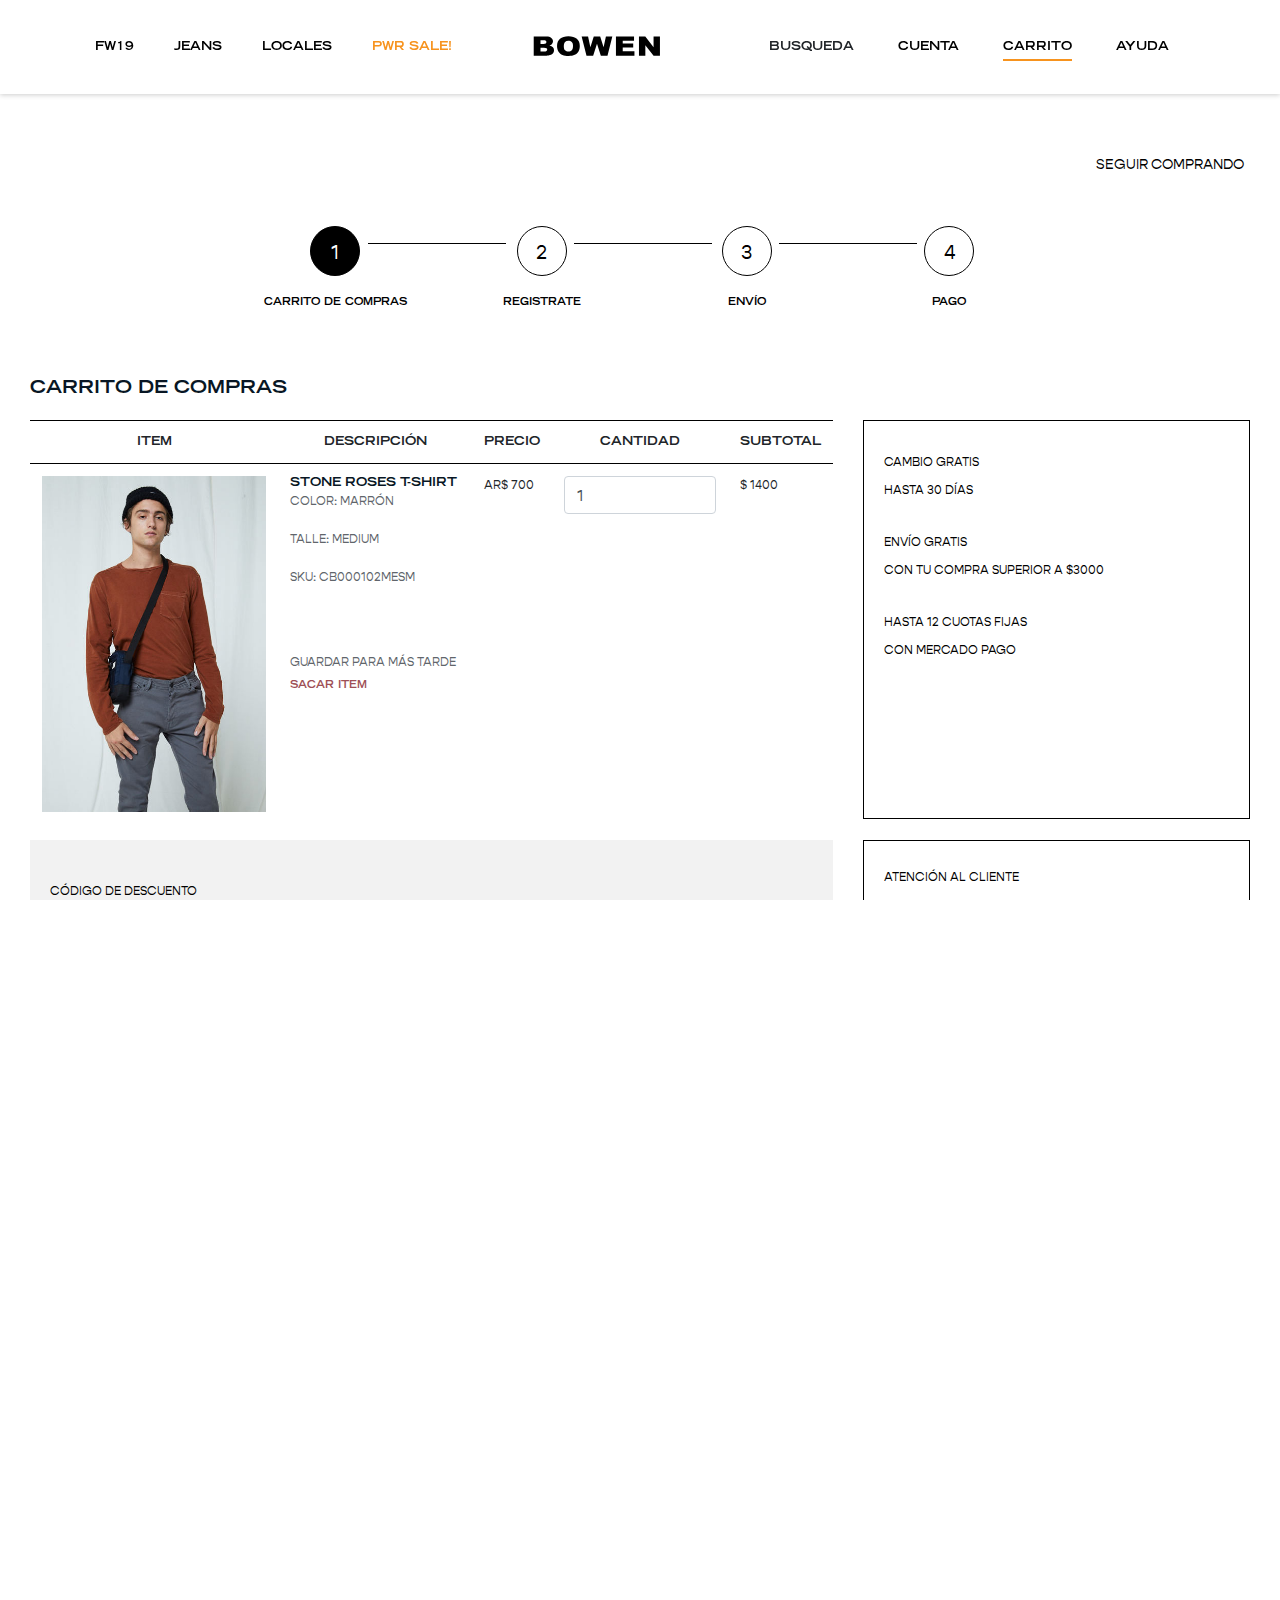
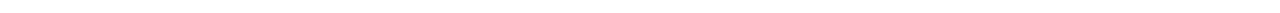
<file: carrito.html>
<!DOCTYPE html>
<html lang="es">
<head>
	<title>BOWEN</title>
	<meta charset="UTF-8">
	<meta name="viewport" content="width=device-width, initial-scale=1.0">
	<!-- Favicon -->
	<link href="img/favicon.ico" rel="shortcut icon"/>
	<!-- Stylesheets -->
	<link rel="stylesheet" href="css/bootstrap.min.css"/>
	<link rel="stylesheet" href="css/font-awesome.min.css"/>
	<link rel="stylesheet" href="css/owl.carousel.min.css"/>
	<link rel="stylesheet" href="css/flaticon.css"/>
	<link rel="stylesheet" href="css/magnific-popup.css"/>

	<!-- Main Stylesheets -->
	<link rel="stylesheet" href="css/style.css"/>
	<!-- Shop Cart CSS -->
    <link rel="stylesheet" href="css/carrito.css"/>
	<!--[if lt IE 9]>
		<script src="https://oss.maxcdn.com/html5shiv/3.7.2/html5shiv.min.js"></script>
		<script src="https://oss.maxcdn.com/respond/1.4.2/respond.min.js"></script>
	<![endif]-->

</head>
<body>
	<header class="header-section">
		<div class="container">
			<ul class="main-menu-left site-menu-style nav">                        
				<li>
					<a href="index.html">FW19</a>
					<div class="megamenu">
						<div class="nav-column">
							<ul> 						
								<li class="title">Principal</li> 						
								<li><a href="#">THE BOWEN ORIGINALS</a></li> 						
								<li><a href="#">NOVEDADES</a></li> 						
								<li><a href="#">ONLINE EXCLUSIVES</a></li> 						
							</ul> 				
						</div>
						<div class="nav-column small-cat"> 					
							<ul> 						
								<li class="title">Capsula</li> 						
								<li><a href="#">HAWAII</a></li> 						
								<li><a href="#">IMPALA</a></li> 						
							</ul> 				
						</div> 				
						<div class="nav-column varios"> 					
							<ul> 						
								<li class="title">Categorias</li> 						
								<li><a href="#">REMERAS</a></li> 						
								<li><a href="#">BUZOS</a></li> 						
								<li><a href="#">CAMPERAS</a></li>					
							</ul>
							<ul> 						
								<li class="title-no">Categorias</li> 						
								<li><a href="#">DENIM</a></li> 						
								<li><a href="#">CAMISAS</a></li> 						
								<li><a href="#">SWEATERS</a></li>					
							</ul>
							<ul> 						
								<li class="title-no">Categorias</li> 						
								<li><a href="#">ABRIGOS</a></li> 						
								<li><a href="#">PANTALONES</a></li> 						
								<li><a href="#">SASTRERIA</a></li>					
							</ul> 
							<ul> 						
								<li class="title-no">Categorias</li> 						
								<li><a href="#">CALZADO</a></li> 						
								<li><a href="#">ACCESORIOS</a></li> 						
								<li><a href="#">UNDERWEAR</a></li>					
							</ul>				
						</div> 
						<div class="nav-column"> 					
							<ul> 						
								<li class="title">-</li> 						
								<li><a href="#" class="find-look">FIND YOUR LOOK!</a></li> 						
							</ul>
						</div>
					</div>
				</li>
				<li><a href="about.html">JEANS</a></li>
				<li><a href="portfolio.html">LOCALES</a></li>
				<li><a href="portfolio.html" class="pwrsale">PWR SALE!</a></li>
			</ul>
			<a href="index.html" class="site-logo">
				<img src="img/logo.svg" alt="">
			</a>
			<ul class="main-menu-right site-menu-style">
				<li class="search-switch"><a>BUSQUEDA</a></li>
				<li><a href="elements.html">CUENTA </a></li>
				<li><a href="blog.html" class="active">CARRITO</a></li>
				<li><a href="contact.html">AYUDA</a></li>
			</ul>
			<ul class="menu-responsive">
				<li>
					<a href="#" class="menu-toggle titlem">Spring Summer 2020 <img src="img/arrow_down.svg" class="arrowd"></a>
					<ul class="menu_selection">
						<li><a href="#">The Bowen Originals</a></li>
						<li><a href="#">Novedades</a></li>
						<li><a href="#">Online Exclusives</a></li>
					</ul>
				</li>
				<li>
					<a href="#" class="menu-toggle titlem">Capsule Collection <img src="img/arrow_down.svg" class="arrowd"></a>
					<ul class="menu_selection">
						<li class="submenu_selection">
							<a href="#" class="menu-toggle">Hawaii <img src="img/arrow_down.svg" class="arrowd"></a>
							<ul class="menu-img">
								<li>
									<a href="#"><img src="img/icon-hawaii.svg"/></a>
									<a href="#" class="med"><img src="img/icon-hawaii2.svg"/></a>
									<a href="#"><img src="img/icon-hawaii3.svg"/></a>
								</li>
							</ul>
						</li>
						<li class="submenu_selection">
							<a href="#" class="menu-toggle">Impala <img src="img/arrow_down.svg" class="arrowd"></a>
							<ul class="menu-img">
								<li>
									<a href="#"><img src="img/icon-impala.svg"/></a>
									<a href="#" class="med"><img src="img/icon-impala2.svg"/></a>
									<a href="#"><img src="img/icon-impala3.svg"/></a>
								</li>
							</ul>
						</li>
					</ul>
				</li>
				<li>
					<a href="#" class="menu-toggle titlem">Jeans <img src="img/arrow_down.svg" class="arrowd"></a>
					<ul class="menu_selection">
						<li><a href="#">High Waist</a></li>
						<li><a href="#">Super Skinny</a></li>
						<li><a href="#">Regular Cut</a></li>
					</ul>
				</li>
				<li>
					<a href="#" class="pwrsale titlem">PWR Sale! <img src="img/bolt.svg" class="arrowd"></a>
				</li>
				<li>
					<a href="#" class="find-look titlem">Find Your Look! <img src="img/light.svg" class="arrowd"></a>
				</li>
				<li>
					<a href="#" class="titlem">Locales <img src="img/location.svg" class="arrowd"></a>
				</li>
				<li>
					<a href="#" class="titlem">Cuenta</a>
				</li>
				<li>
					<a href="#" class="titlem">Ayuda</a>
				</li>
			</ul>
		</div>
	</header>
	<section class="shopcart-area">
		<div class="container">
			<div class="row">
				<div class="col-12">
					<div class="c_shopping">
						<a href="#" class="right">SEGUIR COMPRANDO</a>
					</div>
				</div>
				<div class="col-12">
					<center>
						<div class="wizard-v1-content">
							<div class="wizard-form">
						        <form class="form-register" id="form-register" action="#" method="post">
						        	<div id="form-total">
						        		<!-- SECTION 1 -->
							            <h2>
							            	<span class="step-icon">1</span>
							            	<span class="step-text">CARRITO DE COMPRAS</span>
							            </h2>
							            <section>
							            	<div class="wizard-title"><h5>CARRITO DE COMPRAS</h5></div>
							                <div class="inner row">
												<div class="col-lg-8 col-sm-12">
													<table class="table">
													    <thead class="thead-primary">
													      <tr class="text-center item-table">
													        <th>ITEM</th>
													        <th>DESCRIPCIÓN</th>
													        <th>PRECIO</th>
													        <th>CANTIDAD</th>
													        <th>SUBTOTAL</th>
													      </tr>
													    </thead>
													    <tbody>
													      <tr class="content-product">
													        <td class="image-prod"><div class="img"><img src="img/carrito/sabana_TB47108BI_1.jpg"></div></td>
													        
													        <td class="product-name">
													        	<h5>STONE ROSES T-SHIRT</h5>
													        	<p>COLOR: <span>MARRÓN</span></p>
													        	<p>TALLE: <span>MEDIUM</span></p>
													        	<p>SKU: <span>CB000102MESM</span></p><br>
													        	<p class="mob">PRECIO: <span>AR$ 700</span></p>
													        	<p class="mob">CANTIDAD: <span>1</span></p><br>
													        	<p>GUARDAR PARA MÁS TARDE <span><a href="#" class="sacar">SACAR ITEM</a></span></p>
													        </td>
													        
													        <td class="price">AR$ 700</td>
													        
													        <td class="quantity">
													        	<div class="input-group mb-3">
													         		<input type="text" name="quantity" class="quantity form-control input-number" value="1" min="1" max="100">
													      		</div>
													      	</td>
													        
													        <td class="subtotal">$ 1400</td>
													      </tr><!-- END TR-->
													    </tbody>
													</table>
												</div>
												<div class="col-lg-4 col-sm-12">
													<div class="section-right uno">
														<p>CAMBIO GRATIS</p>
														<p>HASTA 30 DÍAS</p> <br>
														<p>ENVÍO GRATIS</p>
														<p>CON TU COMPRA SUPERIOR A $3000</p><br>
														<p>HASTA 12 CUOTAS FIJAS</p>
														<p>CON MERCADO PAGO</p><br>
													</div>
												</div>
												<div class="col-lg-8 col-sm-12">
													<div class="descuento-box" id="step-desc">
														<div class="pedido">
															<div class="background-pedido">
																<p class="pedido-title">CÓDIGO DE DESCUENTO</p>
												            	<form action="" method="" class="form-inline">
														            <input class="num-desc" name="desc" placeholder="INGRESÁ SU CÓDIGO" type="text">
														            <button class="click-btn btn btn-default aplicar">APLICAR</button>
												            	</form>										
															</div>
															
											            	<h5 class="mob">RESUMEN</h5>
											            	<p class="to-free">TE FALTA <span class="shipping">$ 284.00</span> PESOS PARA EL ENVÍO GRATIS</p>			
														</div>
														<div class="cart-total">
															<p class="d-flex">
								    						<span class="t-left sub">SUBTOTAL</span>
								    						<span class="t-right">$2,716.00</span>
									    					</p>
									    					<p class="d-flex">
									    						<span class="t-left des">DESCUENTO</span>
									    						<span class="t-right">$0.00</span>
									    					</p>
									    					<hr>
									    					<p class="d-flex total-price">
									    						<span class="t-left">TOTAL</span>
									    						<span class="t-right">$2716.00</span>
									    					</p>
									    					<button class="shop-btn btn btn-default">REALIZAR PEDIDO</button>
														</div>
													</div>
												</div>
												<div class="col-lg-4">
													<div class="section-right dos">
														<p><a href="#">ATENCIÓN AL CLIENTE</a></p>
														<p><a href="#">CONTACTO</a></p>
														<p><a href="#">MÉTODOS DE ENVÍO</a></p>
														<p><a href="#">CAMBIOS Y DEVOLUCIONES</a></p>
														<p class="p"><a href="#">SEGURIDAD</a></p><br><br>
														<p>CONTACTANOS</p>
														<p>TEL: +54 11 52185233</p>
														<p>ATENCIONALCLIENTE@BOWEN.COM.AR</p>
													</div>
												</div>
											</div>
							            </section>
										<!-- SECTION 2 -->
							            <h2>
							            	<span class="step-icon">2</span>
							            	<span class="step-text">REGISTRATE</span>
							            </h2>
							            <section>
							            	<div class="wizard-title"><h5>REGISTRO</h5></div>
							            	<div class="inner">
												
											</div>
							            </section>
							            <!-- SECTION 3 -->
							            <h2>
							            	<span class="step-icon">3</span>
							            	<span class="step-text">ENVÍO</span>
							            </h2>
							            <section>
							                <div class="inner">
												
											</div>
							            </section>
							            <!-- SECTION 4 -->
							            <h2>
							            	<span class="step-icon">4</span>
							            	<span class="step-text">PAGO</span>
							            </h2>
							            <section>
							                <div class="inner">
											</div>
							            </section>
						        	</div>
						        </form>
							</div>
						</div>
					</center>
				</div>
			</div>
		</div>
		
	</section>
<footer class="footer-area section_gap">
    <div class="container">
      <div class="row">
        <div class="col-md-2 single-footer-widget">
          <ul>
            <li><a href="#" class="bold">ATENCIÓN AL CLIENTE</a></li>
            <li><a href="#">CONTACTO</a></li>
            <li><a href="#">MÉTODOS DE ENVÍO</a></li>
            <li><a href="#">CAMBIOS Y DEVOLUCIONES</a></li>
            <li><a href="#">SEGURIDAD</a></li>
          </ul>
        </div>
        <div class="col-md-2 single-footer-widget">
          <ul>
            <li><a href="#" class="bold">LA EMPRESA</a></li>
            <li><a href="#">LA EMPRESA</a></li>
            <li><a href="#">LOCALES</a></li>
            <li><a href="#">POLÍTICAS DE PRIVACIDAD</a></li>
            <li><a href="#">TÉRMINOS Y CONDICIONES</a></li>
            <li><a href="#">GUÍA DE TALLES</a></li>
            <li><a href="#">FAQS</a></li>
          </ul>
        </div>
        <div class="col-md-3 single-footer-widget">
          <ul>
            <li><a href="#" class="bold">CONTACTANOS</a></li>
            <li><a href="#">TEL: +54 11 5218 5233</a></li>
            <li class="hidden-xs"><a href="#">ATENCIONALCLIENTE@BOWEN.COM.AR</a></li>
          </ul>
        </div>
        <div class="col-md-2 single-footer-widget">
          <ul>
            <li><a href="#" class="bold">FOLLOW US</a></li>
            <li><a href="#">FACEBOOK</a></li>
            <li><a href="#">INSTAGRAM</a></li>
          </ul>
        </div>
        <div class="col-md-3 single-footer-widget hidden-xs">
          <ul><li><a href="#">NEWSLETTER</a></li></ul>
          <p>INFORMATE SOBRE TODOS LOS NUEVOS PRODUCTOS, PROMOCIONES Y NOVEDADES DIRECTO A TU INBOX.</p>
          <div class="form-wrap" id="">
            	<form target="_blank" action="" method="" class="form-inline" novalidate="true">
		            <input class="form-control email" name="email" placeholder="INGRESÁ TU EMAIL" onfocus="this.placeholder = ''" onblur="this.placeholder = 'INGRESÁ TU EMAIL '" required="" type="email">
		            <button class="click-btn cart btn btn-default">ENVIAR</button>
		            <div style="position: absolute; left: -5000px;">
		                <input name="" tabindex="-1" value="" type="text">
		            </div>
            	</form>
          </div>
        </div>
      </div>
    </div>
</footer>
	<!-- Search model -->
	<div class="search-model">
		<div class="d-flex justify-content-center">
			<div class="search-close-switch"><img src="img/close_filter.svg" class="close-search"></div>
			<form class="search-model-form">
				<input type="text" id="search-input" placeholder="BUSCAR">
			</form>
		</div>
	</div>
	<!-- Search model end -->
	       

	<!--====== Javascripts & Jquery ======-->
	<script src="js/jquery-3.2.1.min.js"></script>
	<script src="js/bootstrap.min.js"></script>
	<script src="js/jquery.magnific-popup.min.js"></script>
	<script src="js/owl.carousel.min.js"></script>
	<script src="js/main.js"></script>
	<script src="js/jquery.validate.min.js"></script>
	<script src="js/additional-methods.min.js"></script>
	<script src="js/jquery.steps.js"></script>
	<script src="js/shop-cart.js"></script>
	</body>
</html>
</file>
<file: css/flaticon.css>
/*
  	Flaticon icon font: Flaticon
  	Creation date: 13/07/2018 08:37
  	*/

@font-face {
  font-family: "Flaticon";
  src: url("../icon-fonts/Flaticon.eot");
  src: url("../icon-fonts/Flaticon.eot?#iefix") format("embedded-opentype"),
       url("../icon-fonts/Flaticon.woff") format("woff"),
       url("../icon-fonts/Flaticon.ttf") format("truetype"),
       url("../icon-fonts/Flaticon.svg#Flaticon") format("svg");
  font-weight: normal;
  font-style: normal;
}

@media screen and (-webkit-min-device-pixel-ratio:0) {
  @font-face {
    font-family: "Flaticon";
    src: url("../icon-fonts/Flaticon.svg#Flaticon") format("svg");
  }
}

[class^="flaticon-"]:before, [class*=" flaticon-"]:before,
[class^="flaticon-"]:after, [class*=" flaticon-"]:after {   
  font-family: Flaticon;
  font-style: normal;
}

.flaticon-001-makeup-6:before { content: "\f100"; }
.flaticon-002-eyeliner:before { content: "\f101"; }
.flaticon-003-cotton-1:before { content: "\f102"; }
.flaticon-004-perfume:before { content: "\f103"; }
.flaticon-005-cream-2:before { content: "\f104"; }
.flaticon-006-powder-4:before { content: "\f105"; }
.flaticon-007-mascara-4:before { content: "\f106"; }
.flaticon-008-box:before { content: "\f107"; }
.flaticon-009-makeup-5:before { content: "\f108"; }
.flaticon-010-powder-3:before { content: "\f109"; }
.flaticon-011-spray:before { content: "\f10a"; }
.flaticon-012-eye-shadow-1:before { content: "\f10b"; }
.flaticon-013-facial-mask-1:before { content: "\f10c"; }
.flaticon-014-brushes:before { content: "\f10d"; }
.flaticon-015-facial-mask:before { content: "\f10e"; }
.flaticon-016-woman:before { content: "\f10f"; }
.flaticon-017-soap:before { content: "\f110"; }
.flaticon-018-scissors:before { content: "\f111"; }
.flaticon-019-mascara-3:before { content: "\f112"; }
.flaticon-020-mirror:before { content: "\f113"; }
.flaticon-021-liner-1:before { content: "\f114"; }
.flaticon-022-eyelashes-curler:before { content: "\f115"; }
.flaticon-023-mascara-2:before { content: "\f116"; }
.flaticon-024-makeup-4:before { content: "\f117"; }
.flaticon-025-makeup-3:before { content: "\f118"; }
.flaticon-026-blush-1:before { content: "\f119"; }
.flaticon-027-eye:before { content: "\f11a"; }
.flaticon-028-mascara-1:before { content: "\f11b"; }
.flaticon-029-brush:before { content: "\f11c"; }
.flaticon-030-cream-1:before { content: "\f11d"; }
.flaticon-031-powder-2:before { content: "\f11e"; }
.flaticon-032-makeup-2:before { content: "\f11f"; }
.flaticon-033-lipstick-1:before { content: "\f120"; }
.flaticon-034-eyebrow:before { content: "\f121"; }
.flaticon-035-makeup-1:before { content: "\f122"; }
.flaticon-036-mascara:before { content: "\f123"; }
.flaticon-037-dressing-table:before { content: "\f124"; }
.flaticon-038-powder-1:before { content: "\f125"; }
.flaticon-039-make-up:before { content: "\f126"; }
.flaticon-040-eye-shadow:before { content: "\f127"; }
.flaticon-041-lipstick:before { content: "\f128"; }
.flaticon-042-lips:before { content: "\f129"; }
.flaticon-043-eyelashes:before { content: "\f12a"; }
.flaticon-044-blush:before { content: "\f12b"; }
.flaticon-045-eyelid:before { content: "\f12c"; }
.flaticon-046-cotton:before { content: "\f12d"; }
.flaticon-047-cream:before { content: "\f12e"; }
.flaticon-048-makeup:before { content: "\f12f"; }
.flaticon-049-liner:before { content: "\f130"; }
.flaticon-050-powder:before { content: "\f131"; }
</file>
<file: css/style.css>
/* Font face*/

@font-face {
	font-family: 'Gopher';
	src: url("../fonts/Gopher-Thin.otf") format("opentype");
	font-weight: 300;
	font-style: normal;
}

@font-face {
	font-family: 'Gopher';
	src: url("../fonts/Gopher-Regular.otf") format("opentype");
	font-weight: normal;
	font-style: normal;
}

@font-face {
	font-family: 'Gopher';
	src: url("../fonts/Gopher-Bold.otf") format("opentype");
	font-weight: bold;
	font-style: normal;
}

@font-face {
	font-family: 'Gopher';
	src: url("../fonts/TradeGothicLTStd-BoldExt.otf") format("opentype");
	font-weight: bold;
	font-style: normal;
}


/*----------------------------------------*/
/* Template default CSS
/*----------------------------------------*/

html,
body {
	height: 100%;
	font-family: 'Gopher', sans-serif;
	-webkit-font-smoothing: antialiased;
	font-smoothing: antialiased;
	overflow-x: hidden;
}

h1,
h2,
h3,
h4,
h5,
h6 {
	margin: 0;
	color: #081624;
	font-weight: 700;
}

h1 {
	font-size: 70px;
}

h2 {
	font-size: 36px;
}

h3 {
	font-size: 30px;
}

h4 {
	font-size: 24px;
}

h5 {
	font-size: 18px;
}

h6 {
	font-size: 16px;
}

p {
	font-size: 16px;
	color: #60656b;
	line-height: 1.8;
}

img {
	max-width: 100%;
}

input:focus,
select:focus,
button:focus,
textarea:focus {
	outline: none;
}

a:hover,
a:focus {
	text-decoration: none;
	outline: none;
}

ul,
ol {
	padding: 0;
	margin: 0;
}

/*---------------------
		Helper CSS
	-----------------------*/

.section-title {
	text-align: center;
}

.section-title h2 {
	font-size: 36px;
}

.set-bg {
	background-repeat: no-repeat;
	background-size: cover;
	background-position: top center;
}

.spad {
	padding-top: 105px;
	padding-bottom: 105px;
}

.text-white h1,
.text-white h2,
.text-white h3,
.text-white h4,
.text-white h5,
.text-white h6,
.text-white p,
.text-white span,
.text-white li,
.text-white a {
	color: #fff;
}

/*---------------------
		Commom elements
	-----------------------*/

.elements-section {
	padding-top: 130px;
}

.element {
	margin-bottom: 70px;
}

.el-title {
	font-weight: 400;
	margin-bottom: 80px;
}

/* buttons */

.site-btn {
	display: inline-block;
	border: none;
	font-size: 14px;
	font-weight: 400;
	min-width: 186px;
	padding: 15px 20px;
	border-radius: 0;
	text-transform: uppercase;
	background: #F7931E;
	color: #fff;
	line-height: 1.4;
	cursor: pointer;
	text-align: center;
}

.site-btn:hover {
	color: #F7931E;
	background-color: #fff;
}
.site-btn.sb-blue{
	background: #0000FF;
	color: #fff;
}
.site-btn.sb-blue:hover {
	color: #0000ff;
	background: #fff; 
}
.site-btn.sb-white {
	background: #fff;
	color: #081624;
}

.site-btn.sb-white:hover {
	color: #081624;
}

.site-btn.sb-line {
	background: transparent;
	border: 2px solid #081624;
	color: #081624;
}

.site-btn.sb-shap {
	-webkit-transform: skew(32deg);
	transform: skew(32deg);
	min-width: 145px;
	-webkit-transform-origin: center top;
	transform-origin: center top;
}

.site-btn.sb-shap span {
	-webkit-transform: skew(-32deg);
	transform: skew(-32deg);
	display: inline-block;
}

/* Preloder */

#preloder {
	position: fixed;
	width: 100%;
	height: 100%;
	top: 0;
	left: 0;
	z-index: 999999;
	background: #000;
}

.loader {
	width: 40px;
	height: 40px;
	position: absolute;
	top: 50%;
	left: 50%;
	margin-top: -13px;
	margin-left: -13px;
	border-radius: 60px;
	animation: loader 0.8s linear infinite;
	-webkit-animation: loader 0.8s linear infinite;
}

@keyframes loader {
	0% {
		-webkit-transform: rotate(0deg);
		transform: rotate(0deg);
		border: 4px solid #f44336;
		border-left-color: transparent;
	}
	50% {
		-webkit-transform: rotate(180deg);
		transform: rotate(180deg);
		border: 4px solid #673ab7;
		border-left-color: transparent;
	}
	100% {
		-webkit-transform: rotate(360deg);
		transform: rotate(360deg);
		border: 4px solid #f44336;
		border-left-color: transparent;
	}
}

@-webkit-keyframes loader {
	0% {
		-webkit-transform: rotate(0deg);
		border: 4px solid #f44336;
		border-left-color: transparent;
	}
	50% {
		-webkit-transform: rotate(180deg);
		border: 4px solid #673ab7;
		border-left-color: transparent;
	}
	100% {
		-webkit-transform: rotate(360deg);
		border: 4px solid #f44336;
		border-left-color: transparent;
	}
}

.sp-line {
	position: fixed;
	height: 100%;
	width: 1px;
	left: 50%;
	margin-left: -0.003em;
	top: 0;
	background: #081624;
	opacity: 0.15;
	z-index: 99;
}

.sp-line:before,
.sp-line:after {
	content: "";
	position: absolute;
	width: 100%;
	height: 100%;
	top: 0;
	left: 574px;
	background: #081624;
}

.sp-line:before {
	left: -574px;
}

/* Accordion */

.accordion-area .panel {
	/*margin-bottom: 12px;*/
}
.cuerpo.faqs{
	width: 90%;
	margin: 0 auto;
}
.accordion-area .panel-header {
	display: block;
	font-weight: 600;
	position: relative;
	border-top: 2px solid #000;
	-webkit-transition: all 0.4s ease-out 0s;
	transition: all 0.4s ease-out 0s;
}

.accordion-area .panel-header.active .panel-link {
	color: #fff;
	background-color: #000;
}

.accordion-area .panel-header.active .panel-link.collapsed {
	color: #000;
	background-color: transparent;
}

.accordion-area .panel-link:after {
	font-family: 'FontAwesome';
	content: "\f107";
	position: absolute;
	font-size: 34px;
	font-weight: 400;
	right: 25px;
	top: 50%;
	color: #000;
	line-height: 16px;
	margin-top: -8px;
	margin-left: -4px;
}

.accordion-area .panel-header.active .panel-link:after {
	font-family: 'FontAwesome';
	content: "\f106"; /*fa-angle-up*/
	margin-top: -10px;
	color: #fff;
}

.accordion-area .panel-header.active .panel-link.collapsed:after {
	font-family: 'FontAwesome';
	color: #000;
	content: "\f107"; /*fa-angle-down*/
}

.accordion-area .panel-link {
	text-align: left;
	background-color: transparent;
	border: none;
	position: relative;
	width: 100%;
	padding: 20px 40px;
	padding-left: 34px;
	font-size: 12px;
	text-transform: uppercase;
	color: #000;
	font-weight: bold;
	cursor: pointer;
}

.accordion-area .body-term p {
	margin-bottom: 0;
	line-height: 1.9;
	font-size: 12px !important;
}


/* milestone */

.milestone i {
	font-size: 72px;
	float: left;
	width: 91px;
	color: #dededf;
}

.milestone .milestone-text {
	overflow: hidden;
	padding-top: 5px;
}

.milestone .milestone-text h2 {
	font-size: 60px;
	color: #081624;
}

.milestone .milestone-text p {
	color: #081624;
}

/* search model */

.search-model {
	display: none;
	position: fixed;
	width: 100%;
	height: 300px;
	left: 0;
	top: 0;
	background: rgba(255,255,255,.8);
	z-index: 99999;
}

.search-model-form {
	padding-top: 10%;
}

.search-model-form input {
	width: 500px;
	font-size: 20px;
	border: none;
	border-bottom: 2px solid #333;
	background: none;
	color: #999;
}
.search-close-switch {
	position: absolute;
	width: 30px;
	height: 30px;
	color: #fff;
	text-align: center;
	border-radius: 50%;
	padding-top: 5px;
	top: 30px;
	right: 30px;
	cursor: pointer;
}
.search-close-switch .close-search{
	width: 30px;
	height: 30px;
}

/*------------------
		Header section
	---------------------*/

.header-section {
	background: #fff;
	text-align: center;
	padding: 16px 80px;
	position: relative;
	position: fixed !important;
	z-index: 900 !important;
	top: 0 !important;
	left: 0 !important;
	width: 100%;
	box-shadow: 0 1px 5px 0px rgba(0,0,0,0.2);
	-webkit-box-shadow: 0 1px 5px 0px rgba(0,0,0,0.2);
}
.site-logo {
	display: inline-block;
	padding-right: 30px;
}

.site-menu-style {
	list-style: none;
}

.site-menu-style li {
	display: inline-block;
}

.site-menu-style li a {
	font-size: 12px;
	font-weight: bold;
	text-transform: uppercase;
	color: #000;
	margin-right: 40px;
	padding: 22px 0px;
	display: inline-block;
}
.site-menu-style li a:hover, .site-menu-style li a.active{
	border-bottom: 2px solid #F7931E;
	padding-bottom: 3px !important;
}
.pwrsale{
	color: #F7931E !important;
}

.site-menu-style li:last-child a {
	margin-right: 0;
}

.main-menu-left {
	float: left;
}

.main-menu-right {
	float: right;
	padding-right: 16px;
}

.mobile-nav-switch,
.mobile-menu {
	display: none;
}

.search-switch {
	cursor: pointer;
}


/*------------------
	 Hero section
 ---------------------*/

.hero-section {
	position: relative;
}

.hero-social-links {
	position: absolute;
	right: 39px;
	top: 240px;
	z-index: 99;
}

.hero-social-links a {
	display: -webkit-box;
	display: -ms-flexbox;
	display: flex;
	-webkit-box-align: center;
	-ms-flex-align: center;
	align-items: center;
	-webkit-box-pack: center;
	-ms-flex-pack: center;
	justify-content: center;
	width: 48px;
	height: 48px;
	margin-bottom: 22px;
	color: #fff;
	font-size: 13px;
	border-radius: 50%;
	background: #081624;
}

.brand-text {
	font-size: 14px;
	color: #fff;
	text-transform: uppercase;
	position: absolute;
	right: 0;
	bottom: 0;
	z-index: 95;
	-webkit-transform: rotate(90deg);
	transform: rotate(90deg);
	-webkit-transform-origin: right top;
	transform-origin: right top;
	margin-right: 50px;
}

.hero-slider .owl-nav {
	position: absolute;
	left: 0;
	bottom: 0;
}

.hero-slider .owl-nav button.owl-prev,
.hero-slider .owl-nav button.owl-next {
	width: 84px;
	height: 84px;
	font-size: 24px;
	color: #F7931E;
	background: #fff;
}

.hero-slider .owl-nav button.owl-prev {
	color: #fff;
	background: #F7931E;
}

.hero-slider-item {
	padding-top: 100px;
	padding-bottom: 114px;
}
.hero-slider-item .hs-content {
	padding-top: 100px;
	padding-bottom: 80px;
	background-repeat: no-repeat;
	background-size: cover;
}
.hero-section .hero-slider.owl-carousel .owl-stage-outer{
	height: 600px;
}
.hero-slider-item .hs-content h2 {
	font-size: 60px;
	font-weight: 700;
	color: #fff;
	margin-bottom: 20px;
	position: relative;
	top: 50px;
	opacity: 0;
}
.hero-slider-item .hs-content h6 {
	font-size: 18px;
	color: #fff;
	margin-bottom: 20px;
	position: relative;
	top: 30px;
	opacity: 0;
}

.hero-slider-item .hs-content .site-btn {
	position: relative;
	top: 20px;
	opacity: 0;
}

.hero-slider-item .hs-content .sb-white {
	margin-right: 24px;
}

.owl-item.active .hero-slider-item .hs-content h2,
.owl-item.active .hero-slider-item .hs-content h6,
.owl-item.active .hero-slider-item .hs-content .site-btn {
	opacity: 1;
	top: 0;
}
.owl-item.active .hero-slider-item .hs-content h2 {
	-webkit-transition: all 0.5s ease 0.6s;
	transition: all 0.5s ease 0.6s;
}
.owl-item.active .hero-slider-item .hs-content h6 {
	-webkit-transition: all 0.5s ease 0.6s;
	transition: all 0.5s ease 0.6s;
}
.owl-item.active .hero-slider-item .hs-content .site-btn {
	-webkit-transition: all 0.5s ease 0.6s;
	transition: all 0.5s ease 0.6s;
}

.owl-item.active .hero-slider-item .hs-content .sb-white {
	-webkit-transition: all 0.5s ease 0.8s;
	transition: all 0.5s ease 0.8s;
}

/*------------------
	 Quote section
 ---------------------*/

.quote-section {
	padding: 125px 0;
}

.quote-text p {
	font-size: 36px;
	font-style: italic;
	margin-bottom: 28px;
	color: #081624;
}

/*------------------
	 Portfolio section
 ---------------------*/

.portfolio-gallery:before,
.portfolio-gallery:after {
	position: absolute;
	content: "";
	left: 0;
	top: -68px;
	width: 459px;
	height: 590px;
	background-image: url("../img/portfolio-overlay.png");
	background-repeat: no-repeat;
	background-size: cover;
	z-index: -1;
}

.portfolio-gallery:after {
	top: auto;
	left: auto;
	right: 0;
	bottom: -93px;
}

.portfolio-gallery.items-filtering:after {
	display: none;
}

.portfolio-item {
	width: 20%;
	float: left;
	position: relative;
}

.portfolio-item.--big {
	width: 40%;
}

.portfolio-item.--big.--wide {
	width: 60%;
}

.portfolio-item .portfolio-view {
	position: absolute;
	width: 100%;
	height: 80%;
	top: 10%;
	font-size: 24px;
	color: #fff;
	display: -webkit-box;
	display: -ms-flexbox;
	display: flex;
	-webkit-box-align: center;
	-ms-flex-align: center;
	align-items: center;
	-webkit-box-pack: center;
	-ms-flex-pack: center;
	justify-content: center;
	background: #161024;
	opacity: 0;
	-webkit-transition: all 0.3s ease 0s;
	transition: all 0.3s ease 0s;
}

.portfolio-item:hover .portfolio-view {
	opacity: 1;
	top: 0;
	height: 100%;
}

.img-popup-warp .mfp-content,
.img-popup-warp.mfp-ready.mfp-removing .mfp-content {
	opacity: 0;
	-webkit-transform: scale(0.8);
	transform: scale(0.8);
	-webkit-transition: all 0.4s;
	transition: all 0.4s;
}

.img-popup-warp.mfp-ready .mfp-content {
	opacity: 1;
	-webkit-transform: scale(1);
	transform: scale(1);
}

/* ----------------
	 Shop section
	---------------------*/

.shop-section {
	padding-bottom: 100px;
}

.shop-item {
	text-align: center;
	margin-bottom: 33px;
}

.shop-item img {
	margin-bottom: 40px;
}

.shop-item h3 {
	font-weight: 400;
	margin-bottom: 8px;
}

.shop-item h6 {
	font-size: 16px;
	color: #60656b;
	font-weight: 400;
	font-style: italic;
	margin-bottom: 20px;
}

.shop-item .add-card {
	display: inline-block;
	color: #fff;
	min-width: 130px;
	padding: 11px;
	background: #081624;
}

/* ----------------
	 Newsletter section
	---------------------*/

.newsletter-section {
	padding: 110px 0 104px;
	background: #081624;
}

.newsletter-section h3 {
	font-weight: 400;
	padding-top: 5px;
}

.newsletter-form {
	display: -webkit-box;
	display: -ms-flexbox;
	display: flex;
}

.newsletter-form input[type=text] {
	max-width: 556px;
	width: 100%;
	height: 57px;
	font-size: 12px;
	text-transform: uppercase;
	font-style: italic;
	padding: 10px 25px;
	margin-right: 30px;
}

.newsletter-form .site-btn {
	height: 57px;
	padding: 17px 20px;
	min-width: 164px;
}
.breadcrumb.prod{
	background-color: transparent;
	padding: 0;
}
.breadcrumb.prod a{
	color: #000;
}
/* ----------------
		Ficha section
	---------------------*/
.ficha-section{
	padding-top: 10%;
	margin: 0 8%;
}
.code-product p{
	font-size: 12px !important;
}
.name-product p{
	font-size: 18px !important;
	font-weight: bold !important;
	color: #000;
}
.ficha .product-description .old-price, .ficha .new-price{
	font-size: 18px !important;
}
.ficha .product-description .product-favourite a{
	font-size: 24px !important;
	right: 0 !important;
}
.single-product-wrapper.ficha{
	margin-top: 15%;
}
.color ul{
    list-style: none;

}
.color ul li a.color1{
	background-color: #9E523C; /*vino color*/
}
.color ul li a.color2{
	background-color: #1B1464; /*dark blue color*/
}
.color ul li a.color3{
	background-color: #F7931E; /*amber color*/
}
.color ul li a {
    width: 30px;
    height: 30px;
    display: block;
    border-radius: 50%;
    background-color: #ffffff;
    position: relative;
    z-index: 1;
    margin-right: 10px;
}
.color ul li a.active{
	border: 2px solid #000;
}
.tag-color, .tag-talle{
	color: #000;
	font-size: 16px;
	text-transform: uppercase;
	font-weight: bold;
}
.tag__talle{
	color: #000;
	text-decoration: underline;
	font-size: 8px;
	right: 30px;
	top: 8px;
	position: absolute;
}
.tag__talle:hover{
	color: #000;
}
.tallas{
	border: none;
	font-size: 16px;
	color: #000;
}
.tallas:after{
	content: "\f107";
    display: inline-block;
    font-family: 'FontAwesome';
    font-size: 18px;
    text-rendering: auto;
    color: #000;
    -webkit-font-smoothing: antialiased;
    -moz-osx-font-smoothing: grayscale;
}
.box-color, .box-talle{
	border-top: 1px solid;
    border-bottom: 1px solid;
    border-right: 1px solid;
    padding-bottom: 20px;
    padding-top: 20px;
}
.box-talle{
	border-right: 0;
}
.changes_coutas{
	margin-top: 30px;
	margin-bottom: 30px;
}
.changes_coutas p{
	font-size: 12px;
	font-weight: bold;
	color: #000;
	margin-bottom: 5px;
}
.description-p{
	padding-top: 20%;
}
.description-p p{
	color: #000;
	font-size: 14px;
	text-transform: uppercase;
}
.title-d{
	font-weight: bold;
}
.details-product{
	margin-top: 50px;
	margin-bottom: 50px;
}
.text-description{
	width: 80%;
}
.look_complete{
	padding-top: 50px;
    padding-bottom: 50px;
}
.look_complete hr{
	border-top: 1px solid #000;
}
.title-look-complete{
	text-align: center;
	margin-bottom: 30px;
}
p.look .old-price {
    font-size: 16px !important;
    font-family: "Gopher", sans-serif;
    font-weight: 700;
    color: #aaaaaa;
    margin-right: 10px;
    text-decoration: line-through;
    }
p.look .new-price {
    font-size: 16px !important;
    font-family: "Gopher", sans-serif;
    font-weight: 700;
    color: #0000FF;
    margin-right: 10px;
}
.your-look{
	margin-bottom: 10px;
}
/* ----------------
		Footer section
	---------------------*/

.footer-section {
	padding: 56px 62px;
}

.copyright {
	padding-top: 14px;
	font-size: 12px;
	color: #081624;
	opacity: 0.23;
}

.footer-contact-list {
	list-style: none;
}

.footer-contact-list li {
	font-size: 15px;
	color: #60656b;
	margin-bottom: 15px;
}

.footer-contact-list li:last-child {
	margin-bottom: 0;
}

.footer-contact-list li span {
	width: 75px;
	color: #081624;
	display: inline-block;
}


.steps-section {
	padding: 125px 0 135px;
	overflow: hidden;
}

.steps-section .site-btn {
	padding: 23px 51px;
}

.steps-section .container {
	position: relative;
}

.steps-section .step-line {
	position: absolute;
	min-width: 1296px;
	left: -77px;
	top: 6px;
}

.step {
	margin-bottom: 30px;
}

.step h2 {
	font-size: 72px;
	margin-bottom: 20px;
	text-shadow: 19px 9px 0px rgba(8, 22, 36, 0.2);
}


/* ----------------
		Responsive
	---------------------*/

@media (min-width: 1200px) {
	.container {
		max-width: 1176px;
	}
	.nav-switch{
		display: none;
	}
	.nav-bag{
		display: none;
	}
	.hawaiim{
		display: none;
	}
}
@media (min-width: 1150px){
	.container {
    	max-width: 100%;
    	}
    .select2-container{
		width: 500px !important;
    }

   }

/* Desktop screen: 1024px --------------------------------------------------------------------------*/

@media screen and (width: 1024px){
	.hero-slider-item .hs-content h2{
		font-size: 60px !important;
	}
	.rock-products-slides:before{
		left: 490px !important;
	}
	.jeans-products-slides:before{
		left: 490px !important;
	}
	.footer-area .single-footer-widget input{
		height: 30px !important;
		font-size: 8px !important;
	}
	.footer-area .single-footer-widget .click-btn{
		font-size: 8px !important;
		height: 30px !important;
	}
	.rock_edition_area {
		margin-top: 10px !important;
	}
	.blog_item{
		height: 500px !important;
	} 
	.blog_background{
		height: 500px !important;
	}
	.blog_content{
		height: 450px !important;
		left: 75px !important;
	}
	.header-section {
		padding-right: 0 !important;
	}
	.site-logo {
    	padding-right: 2px !important;
	}

	.wizard-v1-content {
    	margin: 30px 20px !important;
	}
	.select2-container{
		width: 550px !important;
	}
	.menu-tallas a {
	    padding: 4px 4px !important;
	}
	.filter-toolbar ul {
		font-size: 9px !important;
	}
}

/* Medium screen : 992px. --------------------------------------------------------------------------*/

@media only screen and (min-width: 992px) and (max-width: 1199px) {
	.select2-container{
		width: 550px !important;
	}
	.sp-line:before {
		left: -465px;
	}
	.sp-line:after {
		left: 465px;
	}
	.header-section {
		padding-left: 0;
		padding-right: 90px;
	}
	.header-section .container {
		max-width: 100%;;
	}
	.nav-switch{
		display: none;
	}
	.nav-bag{
		display: none;
	}
	.hawaiim{
		display: none;
	}
	.site-logo {
		padding-right: 25px;
	}
	.site-menu-style li a {
		margin-right: 25px;
	}
	.hero-social-links {
		top: 120px;
	}7999601

	.hero-slider-item {
		padding-top: 100px;
		padding-bottom: 140px;
	}
	.hero-slider-item .hs-content {
		padding-top: 110px;
		padding-bottom: 80px;
	}
	.hero-slider-item .hs-content h2 {
		font-size: 100px;
	}
	.portfolio-gallery:before,
	.portfolio-gallery:after {
		top: -30px;
		width: 259px;
		height: 390px;
	}
	.portfolio-gallery:after {
		top: auto;
		left: auto;
		right: 0;
		bottom: -35px;
	}
	.about-img {
		max-width: 610px;
	}
	.about-img-box-warp .about-text-box-warp {
		padding-left: 135px;
	}
	.steps-section .step-line {
		min-width: 935px;
		left: -23px;
		top: 15px;
	}
	.menu-responsive{display: none;}
}
@media (min-width: 1150px){
	.container {
    	max-width: 100%;
    	}
    .select2-container{
		width: 500px !important;
    }

   }
/* Tablet :768px. ----------------------------------------------------------------------------------*/

@media only screen and (min-width: 768px) and (max-width: 991px) {
	.select2-container{
		width: 300px !important;
	}
	.map_provincias{
		padding: 0 !important;
	}
	.provincias{
		padding: 0 !important;
	}
	section.login{
			padding: 80px 10px 20px 10px;
		}
	.hs-content h2{
		font-size: 40px !important;
		padding-top: 20% !important;
	}
	.titlem{
		padding-top: 20px !important;
		padding-bottom: 20px !important;
	}
	a.titlem:hover {
	    background: rgba(0,0,0,.05);
	    transition: all 300ms ease;
	}
	.hawaiim{
		display: none;
	}
	.main-menu-left,
	.main-menu-right {
		display: none;
	}
	.mobile-nav-switch {
		display: block;
		position: absolute;
		left: 0;
		top: 0;
		width: 77px;
		height: 100%;
		font-size: 30px;
		color: #000;
		text-align: center;
		padding-top: 25px;
		cursor: pointer;
	}
	.nav-switch {
		display: block;
		position: absolute;
		right: 50px;
		top: 0;
		width: 77px;
		height: 100%;
		font-size: 30px;
		color: #000;
		text-align: center;
		padding-top: 25px;
		cursor: pointer;
	}
	.nav-bag {
		display: block;
		position: absolute;
		right: 0;
		top: 0;
		width: 77px;
		height: 100%;
		font-size: 30px;
		color: #000;
		text-align: center;
		padding-top: 25px;
		cursor: pointer;
	}
	.mobile-menu {
		position: absolute;
		left: 0;
		top: 100%;
		width: 100%;
		list-style: none;
		background: #fff;
		z-index: 999;
		padding: 20px 0;
		text-align: left;
		-webkit-box-shadow: 0 43px 40px rgba(0, 0, 0, 0.15);
		box-shadow: 0 43px 40px rgba(0, 0, 0, 0.15);
	}
	.mobile-menu li {
		display: block;
	}
	.mobile-menu li:first-child a {
		border-top: none;
	}
	.mobile-menu a {
		color: #081624;
		display: block;
		padding: 10px 35px;
		border-top: 1px solid #e2e2e2;
		font-size: 14px;
	}
	.menu_selection a{
		border-top: none;
		padding-left: 45px; 
	}
	.submenu_selection a{
		background-color: #E6E6E6;
		padding: 5px 35px;
	}
	.submenu_selection.white a{
		background-color: #fff;
	}
	img.arrowd{
		float: right;
	}
	.multi-filtering{
		margin-bottom: 15px;
	}
	.menu-img a{
		display: inline-block;
	}
	.megamenu{display: none;}
	.sp-line {
		display: none;
	}
	.header-section {
		padding-left: 0;
		padding-right: 90px;
	}
	.header-section .container {
		max-width: 100%;
	}
	.site-logo {
		padding-right: 0px;
		padding-left: 10%;
	}
	.menu-img{
		list-style: none;
		background-color: #f2f2f2;
	}
	.menu-img li{
		display: inline;
	}
	.menu-img li{
		background-color: #f2f2f2;
	}
	
	.menu-img li a{
	  background-color: #fff;
	}
	.menu-img li a.med{
	  background-color: #f2f2f2;
	}
	.menu-img li a{
		padding: 30px;
	}
	.hero-social-links {
		top: 120px;
		right: 15px;
	}
	.brand-text {
		margin-right: 27px;
	}
	.hero-slider-item {
		padding-top: 110px;
		padding-bottom: 140px;
	}
	.hero-slider-item .hs-content {
		padding-top: 140px;
		padding-bottom: 100px;
	}
	.hero-slider-item .hs-content h2 {
		font-size: 100px;
	}
	.about-img {
		position: relative;
		right: 0;
	}
	.about-img-box-warp .about-text-box-warp {
		padding-left: 15px;
	}
	.about-img-box-warp .about-text {
		margin: 0 auto;
	}
	.about-img-box:after {
		display: none;
	}
	.newsletter-section h3 {
		margin-bottom: 50px;
	}
	.page-info-section h2 {
		font-size: 115px;
		top: 24px;
	}
	.about-logo {
		padding-top: 0;
		margin-bottom: 50px;
	}
	.steps-section .step-line {
		display: none;
	}
	.contact-info-section {
		padding: 0;
	}
	.contact-info-section iframe {
		position: relative;
		width: 100%;
		height: 500px;
	}
	.contact-info-box {
		margin-bottom: 100px;
	}
	.accordion-area {
		margin-bottom: 50px;
	}
	.section-heading.img {
	    background-attachment: inherit !important;
	}
	.section-heading.img-smart {
	    background-position: center bottom !important;
	    background-attachment: inherit !important;
	}
	.hawaii-content.img {
		height: 350px !important;
	}
	.hawaii-texto h2{
		font-size: 28px;
		font-weight: 300;
	}
	.jeans-content.img {
		height: 350px !important;
	}
	.blog_item{
		width: 90% !important;
		height: 350px !important;
		margin: 50px auto 30px auto !important;
		background-color: #f2f2f2 !important;
	}
	.blog_background{
		width: 100% !important;
		height: 350px !important;
	}
	.blog_content{
	    position: absolute;
	    top: 75px;
	    left: 55px !important;
	    width: 70%;
	    height: 300px !important;
	    background: rgba(255,255,255,0.9);
	    padding-left: 10px;
	    padding-right: 10px;
	    -webkit-transition: all 300ms ease;
	    -moz-transition: all 300ms ease;
	    -ms-transition: all 300ms ease;
	    -o-transition: all 300ms ease;
	    transition: all 300ms ease;
	    background-size: cover
	}
	.banner3 .container, .banner2 .container {
		max-height: 500px !important;
	}
	.banner3, .banner2{
		height: auto !important;
	}
	.title-collection h6{
		font-size: 16px !important;
	}
	.rock-products-slides:before{
		content: "";
	    border-bottom: 20px solid #fff;
	    border-right: 30px solid transparent;
	    border-left: 30px solid transparent;
	    position: absolute;
	    top: -48px;
	    left: 360px !important;
	    z-index: 10;
	}
	.jeans-products-slides:before{
		content: "";
	    border-top: 20px solid #fff;
	    border-right: 30px solid transparent;
	    border-left: 30px solid transparent;
	    position: absolute;
	    top: -30px;
	    left: 360px !important;
	    z-index: 10;
	}
	.instagram-widget{
		text-align: center;
		width: 100%;
	}
	.instagram-widget a img.fadein {
		    transform: scale(1.3) !important;
	}
	.btn-news{
		height: 40px !important;
		width: 25% !important;
	}
	.size.active{
		background-color: #000 !important;
		color: #fff !important;
	}
	.size:hover{
		background-color: #000 !important;
		color: #fff !important;
		transition: all 300ms ease !important;
	}
	.form-news input{
		height: 50px !important;
	}
	.newsletter p{
		font-size: 8px !important;
		color: #999 !important;
	}
	.footer-area, .footer-area p{
		font-size: 6px !important;
	}
	.footer-area .single-footer-widget ul li{
		margin-bottom: 5px !important;
	}
	.footer-area .single-footer-widget input{
		height: 30px !important;
		font-size: 6px !important;		
	}
	.footer-area .single-footer-widget .click-btn{
		height: 30px !important;
		font-size: 6px !important;
	}
	.single-footer-widget{
		width: 20% !important;
		padding: 0;
	}
}

/* Large Mobile :480px. -------------------------------------------------*/

@media only screen and (max-width: 767px) {
	.ficha-section {
	    padding-top: 25%;
	    margin: 0 1%;
	}
	.box-color{
		border-right: 0 !important;
	}
	.tag__talle{
		top: 28px;
	} 
	.changes_coutas p{
		font-size: 10px !important;
	}
	.your-look{
		margin-bottom: 20px;
		margin-top: 20px;
	}
	.your-look .name-product p{
		font-size: 10px !important;
	}
	.about-product p{
		font-size: 8px !important;
	}
	.col-xs-8 {
	  width: 66.66666667%;
	}
	.col-xs-7 {
	  width: 58.33333333%;
	}
	.col-xs-6 {
	  width: 50%;
	}
	.col-xs-5 {
	  width: 41.66666667%;
	}
	.col-xs-4 {
	  width: 33.33333333%;
	}
	.local-img h2{
		padding-top: 45% !important;
	}
	.local-img h6{
		font-size: 16px !important;
	}
	.select2-container{
		width: 300px !important;
	}
	.provincias{
		padding: 0 !important;
	}
	.map_provincias{
		padding: 0 !important;
	}
	.cuerpo.guia-talle{
		width: 100% !important;
		margin: 0 auto;
	}
	.encabezado h5{
		font-size: 16px;
		margin-top: 20px;
	}
	.body-term p{
		font-size: 10px !important;
	}
	.accordion-area .panel-link {
		font-size: 10px !important;
	}
	.menu-img a{
		display: inline-block !important;
	}
	.col-xs-6{
		width: 50% !important;
	}
	.btn-login, .btn-social{
		font-size: 8px !important;
	}
	.btn-empty{
		margin-top: 10px;
	}
	.label-login{
		font-size: 8px !important;
	}
	img.arrowd{
		float: right;
	}
	.sp-line {
		display: none;
	}
	.header-section {
		padding: 8px 0;
		padding-right: 90px;
		text-align: left;
	}
	.header-section .container {
		max-width: 100%;
	}
	.search-switch {
		text-align: center;
		width: 77px;
		padding-top: 21px;
		right: 77px;
	}

	.search-close-switch {
	    position: absolute;
	    width: 30px !important;
	    height: 30px !important;
	    color: #fff;
	    text-align: center;
	    border-radius: 50%;
	    padding-top: 4px !important;
	    top: 15px;
	    right: 15px;
	    cursor: pointer;
	}
	.main-menu-left,
	.main-menu-right {
		display: none;
	}
	.site-logo {
	    display: inline-block;
	    padding-right: 0;
	    padding-left: 40%;
		}
	.nav-bag {
	    display: block;
	    position: absolute;
	    right: 0;
	    top: 0;
	    width: 50px;
	    height: 100%;
	    font-size: 30px;
	    color: #000;
	    text-align: center;
	    padding-top: 10px;
	    cursor: pointer;
	    }	
	  .nav-switch {
	    display: block;
	    position: absolute;
	    right: 50px;
	    top: 0;
	    width: 50px;
	    height: 100%;
	    font-size: 30px;
	    color: #000;
	    text-align: center;
	    padding-top: 10px;
	    cursor: pointer;
	    }	
	 .search-model div.d-flex {
		    padding: 20% 10%;
		}																						
	.mobile-nav-switch {
		display: block;
		position: absolute;
		left: 0;
		top: 0;
		width: 77px;
		height: 100%;
		font-size: 30px;
		color: #000;
		text-align: center;
		padding-top: 14px;
		cursor: pointer;
	}
	.mobile-menu {
		position: absolute;
		left: 0;
		top: 100%;
		width: 90%;
		height: 600px;
		overflow-x: auto; 
		list-style: none;
		background: #fff;
		z-index: 999;
		padding: 0;
		-webkit-box-shadow: 0 43px 40px rgba(0, 0, 0, 0.15);
		box-shadow: 0 43px 40px rgba(0, 0, 0, 0.15);
	}
	.mobile-menu li {
		display: block;
	}
	.mobile-menu li:first-child a {
		border-top: none;
	}
	.mobile-menu a {
		color: #081624;
		display: block;
		padding: 10px 25px;
		border-top: 1px solid #efefef;
		font-size: 14px;
	}
	.submenu_selection a {
	    background-color: #E6E6E6;
	    padding: 5px 25px;
	}
	.menu-img {
	    list-style: none;
	    background-color: #f2f2f2;
	}
	.menu-img li a {
	    background-color: #fff;
	}
	.menu-img li a {
	    padding: 20px 22px;
	}
	.menu-img li a.med{
	  background-color: #f2f2f2;
	}
	.titlem{
		padding-top: 20px !important;
		padding-bottom: 20px !important;
	}
	.menu_selection a {
	    border-top: none !important;
	    padding-left: 45px;
	}

	.blog_item{
		width: 90% !important;
		height: 350px !important;
		margin: 50px auto 30px auto !important;
		background-color: #f2f2f2 !important;
	}
	.blog_background{
		width: 100% !important;
		height: 350px !important;
	}
	.blog_content{
	    position: absolute;
	    top: 75px;
	    left: 50px !important;
	    width: 70%;
	    height: 300px !important;
	    background: rgba(255,255,255,0.9);
	    padding-left: 10px;
	    padding-right: 10px;
	    -webkit-transition: all 300ms ease;
	    -moz-transition: all 300ms ease;
	    -ms-transition: all 300ms ease;
	    -o-transition: all 300ms ease;
	    transition: all 300ms ease;
	    background-size: cover
	}
	.banner3 .container, .banner2 .container {
		max-height: 500px !important;
	}
	.banner3, .banner2{
		height: auto !important;
	}
	.hero-section{
		height: 520px;
	}
	
	.row.capsule{
		display: flex !important;
		flex-wrap: inherit;
		margin-right: -15px !important;
		margin-left: -15px !important;
	}
	.banner2, .banner3{
		width: 100%;
		height: 550px !important;
		display: flex !important;
		overflow-x: auto !important;
	}
	.banner3{
		padding: 5px 0 !important;
	}
	.banner3.bg3{
		height: 100% !important;
	}
	.newsletter p{
		font-size: 8px;
	}
	
	.btn-news{
		width: 50% !important;
	}
	.blog_item, .blog-item{
		width: 300px !important;
		flex-shrink: 0 !important;
		height: 350px !important;
	}
	.section-heading.img {
	    background-attachment: inherit !important;
	    height: 350px !important;
	}
	.section-heading.img-smart {
	    background-attachment: inherit !important;
	    height: 300px !important;
	    background-position: center bottom !important;
	}
	.section-heading h2{
		font-size: 28px !important;
	}
	.section-heading h6{
		font-size: 14px !important;
	}
	.rock_edition_area {
	    padding: 10px 0 !important;
	    margin-top: 10px !important;
	}
	.section-heading .text-center{
		padding: 45% 0 !important;
	}
	.section-heading.img-smart .text-center{
		padding: 30% 0 10% 0 !important;
	}
	.jeans-texto, .hawaii-texto{
		padding: 50% 40px 0 40px !important;
		text-align: center;

	}
	.jeans-texto h3, .hawaii-texto h3{
		margin-top: 30%;
		margin-bottom: 10px;
		font-weight: 400;
		color: #fff;
	}
	.jeans-texto h6, .hawaii-texto h6{
		font-weight: 300;
	}
	.hidden-xs{
		display: none !important;
	}
	.rock-products-slides:before {
		left: 150px !important;
	}
	.jeans-products-slides:before {
		left: 150px !important;
	}
	.hero-social-links {
		width: 100%;
		top: 0;
		left: 0;
		text-align: center;
		top: 80px;
	}
	.hero-social-links a {
		display: -webkit-inline-box;
		display: -ms-inline-flexbox;
		display: inline-flex;
		margin-right: 10px;
		margin-bottom: 0;
	}
	.brand-text {
		display: none;
	}
	.hero-slider-item {
		padding-top: 10px;
		padding-bottom: 140px;
		margin-top: 60px;
	}
	.hero-slider-item.set-bg{
		background-image: url(../img/home/BOWENFW19_0038.jpg) !important;
		background-position: center top;
	}
	.hero-slider-item .hs-content {
		padding-top: 50%;
		padding-bottom: 5px;
	}
	
	.newsletter-section h3 {
		margin-bottom: 50px;
	}
	.newsletter-form {
		display: block;
		text-align: center;
	}
	.newsletter-form input[type=text] {
		margin-bottom: 30px;
		margin-right: 0;
	}
	.footer-section {
		text-align: center;
	}
	.footer-contact-list {
		margin-bottom: 50px;
	}
	.page-info-section {
		height: 330px;
	}
	.page-info-section h2 {
		font-size: 65px;
		top: 14px;
	}
	.about-logo {
		padding-top: 0;
		margin-bottom: 50px;
	}
	.steps-section .step-line {
		display: none;
	}
	.blog-search-form-warp {
		left: 0 !important;
		padding-bottom: 80px;
	}
	.blog-search-form {
		margin-bottom: 0;
	}
	.blog-grid .blog-grid-item:nth-child(3) {
		padding-top: 0;
	}
	.contact-info-section {
		padding: 0;
	}
	.contact-info-section iframe {
		position: relative;
		width: 100%;
		height: 500px;
	}
	.contact-info-box {
		margin-bottom: 100px;
	}
	.accordion-area {
		margin-bottom: 50px;
	}
	.search-model-form input {
		width: 100%;
		font-size: 18px;
	}
	.search-model div {
	    padding: 0;
	}
	.single-footer-widget{
		width: 50% !important;
		padding: 0 15px;
	}
	.bold{
		font-weight: bold;
		font-size: 9px;
	}
	.form-news input{
		width: 100% !important;
	}
	.single-product-wrapper .product-description .hover-content .essence-btn{
		height: 30px !important;
		min-width: 100px !important;	
		line-height: 30px !important;
	}
	.jeans-item h2 {
	    padding-top: 30% !important;
	}

}

/* Small Mobile :320px. -----------------------------------------------------------*/

@media only screen and (max-width: 479px) {
	.ficha-section {
	    padding-top: 25%;
	    margin: 0 1%;
	}
	.your-look{
		margin-bottom: 20px;
		margin-top: 20px;
	}
	.about-product p{
		font-size: 8px !important;
	}
	.your-look .name-product p{
		font-size: 10px !important;
	}
	p.look .old-price, p.look .new-price{
		font-size: 8px !important;
	}
	.tallas{
		font-size: 10px !important;
	}
	.talle-agregar .btn-login{
		padding: 5px 5px !important;
	}
	.col-xs-8 {
	  width: 66.66666667%;
	}
	.col-xs-7 {
	  width: 58.33333333%;
	}
	.col-xs-6 {
	  width: 50%;
	}
	.col-xs-5 {
	  width: 41.66666667%;
	}
	.col-xs-4 {
	  width: 33.33333333%;
	}
	.hidden-xs{
		display: none !important;
	}
	.local-img h2{
		padding-top: 45% !important;
	}
	.local-img h6{
		font-size: 16px !important;
	}
	.select2-container{
		width: 300px !important;
	}
	.map_provincias{
		padding-top: 0 !important;
	}
	.provincias{
		padding: 0 !important;
	}
	.cuerpo.guia-talle{
		width: 100% !important;
		margin: 0 auto;
	}
	.encabezado h5{
		font-size: 16px;
		margin-top: 20px;
	}
	.body-term p{
		font-size: 10px !important;
		color: #000;
	}
	.accordion-area .panel-link {
		font-size: 10px !important;
	}
	section.login{
			padding: 80px 10px 20px 10px !important;
		}
	.col-xs-6{
		width: 50% !important;
	}
	.btn-login, .btn-social{
		font-size: 8px !important;
	}
	.btn-empty{
		margin-top: 10px;
	}
	.label-login{
		font-size: 8px !important;
	}
	.form-news input{
		width: 100% !important;
	}
	.hero-slider-item .hs-content h2 {
		font-size: 30px;
		text-align: center;
	}
	.hero-slider-item .hs-content h6 {
		font-size: 14px;
		text-align: center;
	}
	.hs-content .container{
		text-align: center !important;
	}
	.portfolio-item {
		width: 100%;
	}
	.hero-slider-item .hs-content .sb-white {
		margin-right: 0;
		margin-bottom: 20px;
	}
	.hero-slider .owl-nav button.owl-prev,
	.hero-slider .owl-nav button.owl-next {
		width: 65px;
		height: 65px;
	}
}

/*mega menu*/

/* Menu Dropdown */ 
.megamenu{
	padding: 2% 5%;
}
.nav > li > div { 	
	position: absolute; 	
	display: block; 	
	width: 100%; 	
	top: 92px; 	
	left: 0; 	
	opacity: 0; 	
	visibility: hidden; 	
	overflow: hidden; 	
	background: rgba(255,255,255,0.9); 	
	border-radius: 0 0 3px 3px; 	
	-webkit-transition: all .3s ease .15s; 	
	-moz-transition: all .3s ease .15s; 	
	-o-transition: all .3s ease .15s; 	
	-ms-transition: all .3s ease .15s; 	
	transition: all .3s ease .15s; } 
.nav > li:hover > div { 	
	opacity: 1; 	
	visibility: visible; 	
	overflow: visible; }
/* Menu Content Styles */ 
.nav .nav-column{ 	
	float: left; 	
	width: 20%; 
	display: inline-block; 
	padding: 2%;
} 
.nav-column ul{
	float: left;
}
.nav-column.small-cat{
	float: left;
	display: inline-block;
	width: 15%;
	padding: 2%;
}
.nav-column.varios{
	float: left;
	display: inline-block;
	width: 45%;
	padding: 2%;
}
.nav-column ul li{
	display: block;
}
.nav-column .title{
	float: left;
	padding: 8px 12px;
	font-size: 12px;
	color: #999999;
}
.nav-column .title-no{
	float: left;
	padding: 8px 12px;
	font-size: 12px;
	color: #999999;
	color: rgba(255,255,255,.1);
}
.nav-column ul li a{
	float: left;
	margin: 0 auto;
	padding: 5px 12px;
	font-size: 12px;
	font-weight: 500;
}
.find-look{
	color: #0000FF !important;
}

/*section two*/
.banner2{
	height: 100%;
	padding: 5px 0;
}
.banner2 .container{
	height: 600px;
}
.bgw{
	background-color:  #fff;
}
.blog_item{
	width: 90%;
	height: 600px;
	margin: 50px auto 30px auto;
	background-color: #f2f2f2;
}
.blog-item{
	width: 90%;
	margin: 50px auto 30px auto;
}
.blog_background{
	width: 100%;
	height: 600px;
}
.blog_background.img{
	background-repeat: no-repeat;
	background-size: cover;
	background-position: center center;
}
.blog-background{
	width: 100%;
}
.blog-background.img{
	background-repeat: no-repeat;
	background-size: cover;
	background-position: center center;
}
.blog_content{
	position: absolute;
    top: 75px;
    left: 85px;
    width: 70%;
    height: 550px;
    background: rgba(255,255,255,0.9);
    padding-left: 10px;
    padding-right: 10px;
    -webkit-transition: all 300ms ease;
    -moz-transition: all 300ms ease;
    -ms-transition: all 300ms ease;
    -o-transition: all 300ms ease;
    transition: all 300ms ease;
    background-size: cover;
}
.blog_background .rota{
	height: 100%;
	width: 100%;
	background-repeat: no-repeat;
	background-size: cover;
	background-position: center center;
	-moz-transform: scaleY(-1);
	-webkit-transform: scaleY(-1);
	transform: scaleY(-1);
	filter: FlipH;
	-ms-filter: "FlipH";
	background-image: url('../img/home/01-headercampa§aopcion1.jpg');
}
.title-collection{
	text-align: center;
	margin-top: 10px;
	margin-bottom: 30px;
}
.title-collection .one, .title-collection .two a{
	margin-bottom: 5px;
	font-size: 12px;
	text-transform: uppercase;
	color: #000;
}
.title-collection .two a:hover{
	color: #0000FF;
}
.title-collection h6{
	font-size: 20px;
	margin-bottom: 5px;
}

/*Section three*/
.rock_edition_area{
	padding: 40px 0;
	margin-top: 40px;
}
.container.ext{
	width: 100% !important;
	max-width: 100%;
	padding: 0;
	margin: 0;
}
.section-heading h2{
	color: #fff;
	font-weight: 400;
	margin-bottom: 15px;
}
.section-heading h6{
	color: #fff;
	font-weight: 300;
	margin-bottom: 15px;
}
.section-heading .text-center{
	padding: 50px 0;
}
.section-heading.img{
	background-image: linear-gradient(to left, rgba(0,0,0,.23), rgba(0,0,0,.53)), url(../img/home/19_06_27BOWENECOMSS200396.jpg);
	background-repeat: no-repeat;
	background-size: cover;
	background-position: center center;
	background-attachment: fixed;
	height: 250px;
}
.rock-products-slides{
	margin: 30px 0;
}

.rock-products-slides:before {
    content: "";
    border-bottom: 20px solid #fff;
    border-right: 30px solid transparent;
    border-left: 30px solid transparent;
    position: absolute;
    top: -48px;
    left: 610px;
    z-index: 10;
}
.single-product-wrapper {
  position: relative;
  z-index: 1;
  margin-bottom: 50px;
  overflow: hidden;
  background-color: #ffffff; }
  .single-product-wrapper .product-img {
    position: relative;
    z-index: 1;
    overflow: hidden; }
    .single-product-wrapper .product-img img {
      width: 100%;
      -webkit-transition-duration: 500ms;
      transition-duration: 500ms; }
    .single-product-wrapper .product-img .hover-img {
      -webkit-transition-duration: 500ms;
      transition-duration: 500ms;
      position: absolute;
      top: 0;
      left: 0;
      width: 100%;
      z-index: 10;
      opacity: 0;
      visibility: hidden; }
    .single-product-wrapper .product-img .product-badge {
      height: 25px;
      background-color: #000000;
      color: #ffffff;
      font-family: "Gopher", sans-serif;
      font-weight: 700;
      font-size: 12px;
      padding: 0 10px;
      display: inline-block;
      line-height: 25px;
      position: absolute;
      top: 20px;
      left: 20px;
      z-index: 10; }
      .single-product-wrapper .product-img .product-badge.offer-badge {
        background-color: #dc0345; }
      .single-product-wrapper .product-img .product-badge.new-badge {
        background-color: #0315ff; }
    .single-product-wrapper .product-description .product-favourite a {
      position: absolute;
      height: 25px;
      width: 45px;
      font-size: 14px;
      color: #ccc;
      top: 25px;
      right: -12px;
      z-index: 10;
      line-height: 25px;
      background-color: #ffffff;
      text-align: center;
       }
      .single-product-wrapper .product-description .product-favourite a.active {
        opacity: 1;
        visibility: visible; }
  .single-product-wrapper .product-description {
    position: relative;
    z-index: 1;
    padding-top: 25px; }
    .single-product-wrapper .product-description span {
      font-size: 10px;
      text-transform: uppercase;
      color: #999999;
      margin-bottom: 15px;
      letter-spacing: 0.75px;
      font-weight: 600; }
    .single-product-wrapper .product-description h6 {
      color: #222222;
      margin-bottom: 5px;
      font-size: 12px; }
    .single-product-wrapper .product-description p {
      margin-bottom: 0;
      font-size: 12px;
      font-family: "Gopher", sans-serif;
      font-weight: 700;
      color: #000000; }
      .single-product-wrapper .product-description p .old-price {
        font-size: 12px;
        font-family: "Gopher", sans-serif;
        font-weight: 700;
        color: #aaaaaa;
        margin-right: 10px;
        text-decoration: line-through; }
        .single-product-wrapper .product-description p .new-price {
        font-size: 12px;
        font-family: "Gopher", sans-serif;
        font-weight: 700;
        color: #0000FF;
        margin-right: 10px;
    	}
    .single-product-wrapper .product-description .hover-content {
      position: absolute;
      width: calc(100% - 40px);
      top: -70px;
      left: 20px;
      right: 20px;
      opacity: 0;
      visibility: hidden;
      -webkit-transition-duration: 500ms;
      transition-duration: 500ms; }
      .single-product-wrapper .product-description .hover-content .essence-btn {
        width: 100%; }
  .single-product-wrapper .favme {
    cursor: pointer;
    color: #000; }
    .single-product-wrapper .favme.active:before {
      color: #000 !important; 
      font-family: 'FontAwesome';
  	  content: "\f004" !important;}
    .single-product-wrapper .favme.is_animating {
      animation: favme-anime .5s; }
  .single-product-wrapper:hover .product-img .hover-img {
    opacity: 1;
    visibility: visible; }
  .single-product-wrapper:hover .product-description .product-favourite a {
    opacity: 1;
    visibility: visible;
    color: #000 !important; 
    font-family: 'FontAwesome';
	content: "\f004" !important; }
  .single-product-wrapper:hover .hover-content {
    opacity: 1;
    visibility: visible; }
/* Essence Button Add to Cart*/
.essence-btn {
  display: inline-block;
  min-width: 170px;
  height: 40px;
  color: #999;
  border: none;
  border-radius: 0;
  padding: 0 40px;
  text-transform: uppercase;
  font-size: 7px;
  line-height: 40px;
  background-color: #fff;
  letter-spacing: 1.5px;
  font-weight: 400; }
  .essence-btn:hover, .essence-btn:focus {
    color: #fff;
    background-color: #F7931E; }
    img.arrowf{
		float: left;
	}
	img.arrowf.awrrow{
		margin-top: -2px;
	}
  

@keyframes favme-anime {
  0% {
    opacity: 1;
    font-size: 14px;
    -webkit-text-stroke-color: transparent; }
  25% {
    opacity: .6;
    color: #ffffff;
    font-size: 15px;
    -webkit-text-stroke-width: 1px;
    -webkit-text-stroke-color: #000; }
  75% {
    opacity: .6;
    color: #ffffff;
    font-size: 15px;
    -webkit-text-stroke-width: 1px;
    -webkit-text-stroke-color: #000; }
  100% {
    opacity: 1;
    font-size: 14px;
    -webkit-text-stroke-color: transparent; } }
.pagination {
  position: relative;
  z-index: 1; }
  .pagination .page-item .page-link {
    width: 40px;
    height: 40px;
    border: 1px solid #ebebeb;
    font-size: 12px;
    font-weight: 600;
    line-height: 38px;
    padding: 0;
    text-align: center;
    color: #787878; }
    .pagination .page-item .page-link:hover, .pagination .page-item .page-link:focus {
      color: #0315ff;
      box-shadow: none; }
  .pagination .page-item:first-child {
    margin-right: 15px; }
    .pagination .page-item:first-child .page-link {
      margin-left: 0;
      border-top-left-radius: 0;
      border-bottom-left-radius: 0; }
  .pagination .page-item:last-child {
    margin-left: 15px; }
    .pagination .page-item:last-child .page-link {
      margin-left: 0;
      border-top-right-radius: 0;
      border-bottom-right-radius: 0; }

/*SECTION FOUR*/
.jeans_area{
	position: relative;
	z-index: 1;
	width: 100%;
}

.jeans-content.img{
	background-image: linear-gradient(to left, rgba(0,0,0,.23), rgba(0,0,0,.53)), url(../img/home/05-headerjeans.jpg);
	background-repeat: no-repeat;
	background-size: cover;
	background-position: center center;
	width: 100%;
	height: 500px;

}
.jeans-texto{
	padding: 15% 50px;
}
.jeans-texto h3, .jeans-texto h6{
	color: #fff;
	margin-bottom: 20px;
}
.jeans{
	background-color: #000 !important;
}
.product-description.no-image{
	padding: 30px 25px;
	text-align: center;
}
.product-description.no-image:hover{
	background-color: rgba(0,0,0,.05);
}
.jeans-products-slides{
	margin: 30px 0;
}

.jeans-products-slides:before {
    content: "";
    border-top: 20px solid #fff;
    border-right: 30px solid transparent;
    border-left: 30px solid transparent;
    position: absolute;
    top: -30px;
    left: 610px;
    z-index: 10;
}
.jeans-products-slides .single-product-wrapper{
	margin: 20px 0;
}
/*section five*/
.banner3{
	height: 100%;
	padding: 20px 0;
}
.banner3 .container{
	height: 600px;
} 
/*section six*/
.section-heading.img-smart{
	background-image: linear-gradient(to left, rgba(0,0,0,.23), rgba(0,0,0,.53)), url(../img/home/19_06_28BOWENECOMSS2020556.jpg);
	background-repeat: no-repeat;
	background-size: cover;
	background-position: center center;
	background-attachment: fixed;
	height: 250px;
}
/*SECTION SEVEN*/
.hawaii_area{
	position: relative;
	z-index: 1;
	width: 100%;
}

.hawaii-content.img{
	background-image: linear-gradient(to bottom, rgba(0,0,0,.23), rgba(0,0,0,.53)), url(../img/home/11-hawaii.png);
	background-repeat: no-repeat;
	background-size: cover;
	background-position: center center;
	width: 100%;
	height: 500px;

}
.hawaii-texto{
	padding: 15% 50px;
	text-align: center;
}
.hawaii-texto h3, .hawaii-texto h6{
	color: #fff;
	margin-bottom: 20px;
}
.instagram-widget{
		text-align: center;
	}
/*Listado ----------------------------------------------------------*/
.filter-toolbar ul{
	list-style: none;
	color: #000;
	font-size: 10px;
}
.filter-toolbar a{
	color: #000;
	padding: 0 20px;
}
.filter-toolbar.izq .menu-toggle{
	padding-left: 0; /*15px*/
}
.filter-toolbar.der .menu-toggle{
	padding-right: 0;
}
.filter-toolbar.der .menu-toggle{
	float: right;
}
.
img.arrowr.awrrow {
    margin-top: -2px
}
img.arrowf.awrrow{
	float: none;
}
img.arrowr{
	float: right;
	padding-left: 10px;
}
.submenu_selection.filtro{
	margin-bottom: 20px;
	margin-top: 20px;
}
.size.active{
	background-color: #000;
	color: #fff;
}
.size:hover{
	background-color: #000;
	color: #fff;
	transition: all 300ms ease;
}
.menu-tallas{
	margin-bottom: 40px;
	padding: 30px 5px;
}
.menu-tallas a{
	padding: 5px 8px;
}
.menu-tallas .multi-filtering{
	display: inline;
	float: left;
	margin-right: 20px;
}
.filter-toolbar.der .submenu_selection .menu-tallas {
	padding-right: 0;
	float: right;
}
.filter-toolbar.izq .submenu_selection .menu-tallas {
	/*position: absolute;*/
	padding-left: 0;
	/*float: left;*/
}
.right{
	float: right;
}
.white{
	background-color: #fff;
}
.size-title{
	color: #999 !important;
	cursor: default;
}
.size-title img{
	width: 15px;
	float: none;
}
.jeans-section{
	width: 100%;
	position: relative;
	height: 450px;
}
.locales-section{
	width: 100%;
	position: relative;
	height: 300px;
}
.jeans-item{
	height: 450px;
	width: 100%;
	background-image: linear-gradient(to bottom, rgba(0,0,0,.23), rgba(0,0,0,.53)), url(../img/home/05-headerjeans.jpg);
	background-position: top center; 
	background-size: cover;
}
.local-img{
	height: 300px;
	width: 100%;
	background-image: linear-gradient(to bottom, rgba(0,0,0,.23), rgba(0,0,0,.53)), url(../img/locals/locals.jpg);
	background-position: center center; 
	background-size: cover;
}
.local-area{
	padding-top: 20px;
}
.jeans-item h2{
	padding-top: 20%;
	padding-bottom: 10px;
	color: #fff;
	text-align: center;
	font-size: 40px;
}
.jeans-item h6{
	color: #fff;
	text-align: center;
	font-weight: 300;
	font-size: 24px;
}
.local-img h2{
	padding-top: 13%;
	padding-bottom: 10px;
	color: #fff;
	text-align: center;
	font-size: 40px;
}
.local-img h6{
	color: #fff;
	text-align: center;
	font-weight: 300;
	font-size: 24px;
}
.provincias{
	padding: 30px;
}
.select2-container {
	border:0;
	border-top: 1px solid #000;
	border-bottom: 1px solid #000;
	border-right: 0;
	border-left: 0;
	width: 550px;
}
.select2-container--default .select2-selection--single {
    border-top: 1px solid #000;
	border-bottom: 1px solid #000;
	border-right: 0;
	border-left: 0;
}
.select2-container--default .select2-selection--single {
    background-color: #fff;
    border-top: 1px solid #000;
	border-bottom: 1px solid #000;
	border-right: 0;
	border-left: 0;
    }
 .select2-container .select2-selection--single {
    box-sizing: border-box;
    cursor: pointer;
    display: block;
    height: 40px;
    user-select: none;
    -webkit-user-select: none;
}
.select2-container--default .select2-selection--single .select2-selection__placeholder, 
.select2-container--default .select2-selection--single .select2-selection__rendered {
    color: #000 !important;
    font-size: 16px;
    }
.select2-container--default .select2-selection--single .select2-selection__rendered {
    line-height: 40px;
}
.select2-container--default .select2-selection--single .select2-selection__arrow b {
    border: none;
    font-size: 10px;
    height: 10px;
    width: 10px;
    margin-left: -18px;
    margin-top: -6px;
}
.select2-container--default .select2-selection--single .select2-selection__arrow b:after {
    content: "\f107";
    display: inline-block;
    font-family: 'FontAwesome';
    font-size: 24px;
    text-rendering: auto;
    -webkit-font-smoothing: antialiased;
    -moz-osx-font-smoothing: grayscale;
}
.select2-container--default .select2-selection--single .select2-selection__arrow b{
	top: 30% !important;
}
.stores__list {
    list-style-type: none;
    padding: 0;
    overflow: hidden;
    position: relative;
    margin-top: 15px;
    min-height: 300px;
    }
.stores__list-item {
    height: 130px;
    border-bottom:1px solid #000;
    display: -webkit-flex;
    display: -moz-flex;
    display: -ms-flex;
    display: -o-flex;
    display: flex;
    flex-direction: column;
    justify-content: center;
    cursor: pointer;
    transition: 0.3s;
    padding: 10px;
    color: #000 !important;
}
.stores__list-item .title, .stores__list-item .location,
.stores__list-item .schedules {
    margin: 0;
    font-family: "Gopher";
    font-size: 14px;
    text-transform: uppercase;
}
.stores__list-item:hover, .stores__list-item.active {
	color: #fff;
	background-color: #000 !important;
	padding-left: 15px;
}
.provincias{
    padding: 30px;
    height: calc(100vh - 70px);
    overflow-y: auto;
}
/* Scroll privincias --------------------------*/
.provincias::-webkit-scrollbar {
  width: 10px;
}
.provincias::-webkit-scrollbar-track {
  background: #f1f1f1; 
}
 
.provincias::-webkit-scrollbar-thumb {
  background: #bebebe; 
}

.provincias::-webkit-scrollbar-thumb:hover {
  background: #888; 
  }
  /*end scroll provincias*/
 
 /*map in grayscale*/
.leaflet-tile-pane {
  -webkit-filter: grayscale(100%);
  filter: grayscale(100%);
}
.product-img.list{
	transform: scale(1.5);
	transform-origin: bottom;
}
.jeans_grid_area{
	margin: 30px 0;
}
.regularcut-content, .superskinny-content{
	margin-bottom: 100px;
	margin-top: 60px;
}
#map__provincias{
	height: calc(100vh - 70px);
}
.regularcut-content.img {
    background-image: linear-gradient(to left, rgba(0,0,0,.23), rgba(0,0,0,.83)), url(../img/list/BOWENFW19_0366.jpg);
    background-repeat: no-repeat;
    background-size: cover;
    background-position: center bottom;
    width: 100%;
    height: 300px;
    }
   .regularcut-texto h3{
   	color: #fff;
   	font-weight: 400;
   	font-size: 40px;
   	margin-bottom: 15px;
   	margin-left: 40px;
   }
   .regularcut-texto{
   	padding: 7% 2%;
   }
 .superskinny-content.img {
    background-image: linear-gradient(to right, rgba(255,255,255,.23), rgba(255,255,255,.63)), url(../img/list/BOWENFW19_0375.jpg);
    background-repeat: no-repeat;
    background-size: cover;
    background-position: center top;
    width: 100%;
    height: 300px;
    }
   .supers-texto h3{
   	color: #000;
   	font-weight: 400;
   	font-size: 40px;
   	margin-bottom: 15px;
   	margin-right: 40px;
   }
   .supers-texto{
   	padding: 7% 2%;
   	float: right;
   }
   .supers-texto a{
   	float: right;
   }
   .aw19{
   	background-image: linear-gradient(to bottom, rgba(0,0,0,.23), rgba(0,0,0,.63)), url(../img/list/aw19.jpg);
    background-repeat: no-repeat;
    background-size: cover;
    background-position: center top;
   }
   .aw19-texto{
   	color: #000;
    font-weight: 400;
    font-size: 24px;
    margin-bottom: 35px;
    text-align: center;
   }

   /*Terminos & condiciones-----------------------------------------------------------------------*/
   .encabezado{
   	text-align: center;
   	text-transform: uppercase;
   	margin-bottom: 40px; 
   }
   .encabezado h5{
   	margin-bottom: 30px;
   }
   .encabezado h6{
   	font-size: 13px;
   }
   .body-term a{
   	color: #000;
   	font-weight: bold;
   }
   .title-term, .body-term{
   	text-transform: uppercase;
   	color: #000 !important;
   }
   .title-term{
   	font-size: 12px;
   	font-weight: bold;
   	margin-bottom: 40px;
   }
   .body-term{
   	font-size: 12px;
   	line-height: 2;
   	margin-bottom: 70px;
   }
   .body-term p{
   	color: #000 !important;
   }
   .accordion-area .body-term{
   	margin-top: 20px;
   	margin-left: 10px;
   	margin-right: 10px;
   	color: #000 !important;
   }
   .title-term.talle{
   	margin-bottom: 10px !important;
   }
   .table.medidas{
   	margin-bottom: 40px !important;
   }
   .table.medidas tr td {
	    border-top: 1px solid rgba(0,0,0,.9);
	    font-size: 12px;
	}
	.table.medidas tr:last-child td {
		border-bottom: 1px solid rgba(0,0,0,.9);	
	}
	.cuerpo.guia-talle{
		width: 80%;
		margin: 0 auto;
	}
/*FOOTER*/
.footer-area{
	background:#000; 
	color:#fff;
	padding: 50px 10px;
	font-size: 10px;
}
@media (max-width: 991px){.footer-area .single-footer-widget{margin-bottom:30px}}.footer-area .single-footer-widget h4{color:#ffffff;margin-bottom:35px}@media (max-width: 1024px){.footer-area .single-footer-widget h4{font-size:18px}}@media (max-width: 991px){.footer-area .single-footer-widget h4{margin-bottom:15px}}.footer-area .single-footer-widget ul{padding-left:0px}.footer-area .single-footer-widget ul li{margin-bottom:15px;list-style:none}.footer-area .single-footer-widget ul li a{transition:all 300ms linear 0s;color:#fff}.footer-area .single-footer-widget ul li a:hover{color:#ffffff}.footer-area .single-footer-widget .form-wrap{margin-top:25px}.footer-area .single-footer-widget input{height:50px;border:none;width:70% !important;font-weight:300;background:rgba(255,255,255,0.15);color:#ffffff;padding-left:20px;border-radius:0;font-size:14px;padding:10px}.footer-area .single-footer-widget input:focus{outline:none}.footer-area .single-footer-widget .click-btn{font-size:12px;text-transform:uppercase;background:#71cd14;color:#ffffff;border-radius:0;border-top-left-radius:0px;border-bottom-left-radius:0px;padding:8px 12px;border:0;position:relative;left:-12%;transition:all 300ms linear 0s}
.footer-area .single-footer-widget .click-btn:hover{opacity:.8}
.footer-area .footer-bottom{margin-top:50px}@media (max-width: 991px){.footer-area .footer-bottom{margin-top:20px}}.footer-area .footer-bottom p{color:#ffffff}.footer-area .footer-bottom a,.footer-area .footer-bottom span{color:#71cd14}.footer-area .footer-bottom span{font-weight:700}.footer-area .footer-bottom .footer-social{text-align:center}@media (max-width: 991px){.footer-area .footer-bottom .footer-social{text-align:left;margin-top:30px}}.footer-area .footer-bottom .footer-social a{background:rgba(255,255,255,0.15);margin-left:5px;width:40px;color:#ffffff;display:inline-grid;text-align:center;height:40px;align-content:center;transition:all 300ms linear 0s}.footer-area .footer-bottom .footer-social a:hover{background:#71cd14}

.form-news input {
    height: 60px;
    border: none;
    width: 60% !important;
    font-weight: 300;
    background: rgba(255,255,255,.9);
    border: 2px solid #000;
    color: #ffffff;
    padding-left: 20px;
    text-align: center;
    border-radius: 0;
    font-size: 16px;
    padding: 10px;
    margin: 0 auto;
}
.btn-news {
    font-size: 12px;
    text-transform: uppercase;
    background: #000;
    color: #fff;
    border-radius: 0;
    border-top-left-radius: 0px;
    border-bottom-left-radius: 0px;
    padding: 8px 12px;
    margin: 30px 0;
    border: 0;
    height: 50px;
    width: 15%;
    transition: all 300ms linear 0s;
}
.btn-news:hover{
	color: #fff;
	background: #212529;

}
.footer-area .single-footer-widget input {
    height: 50px;
    border: none;
    width: 70% !important;
    font-weight: 300;
    background: rgba(0,0,0,.9);
    border: 2px solid #fff;
    color: #ffffff;
    padding-left: 20px;
    border-radius: 0;
    font-size: 12px;
    padding: 10px;
}
.footer-area .single-footer-widget input::-webkit-input-placeholder { /* Edge */
  color: #fff;
  font-weight: bold;
}

.footer-area .single-footer-widget input:-ms-input-placeholder { /* Internet Explorer 10-11 */
  color: #fff;
  font-weight: bold;
}

.footer-area .single-footer-widget input::placeholder {
  color: #fff;
  font-weight: bold;
}

.footer-area .single-footer-widget .click-btn {
    font-size: 12px;
    text-transform: uppercase;
    background: #fff;
    color: #000;
    border-radius: 0;
    border-top-left-radius: 0px;
    border-bottom-left-radius: 0px;
    padding: 8px 12px;
    border: 0;
    position: relative;
    left: 0;
    height: 50px;
    transition: all 300ms linear 0s;
}
.footer-area .single-footer-widget .click-btn.cart {
	top: -3px;
}
.footer-area p, .email{
	color: #fff;
	font-size: 10px;
}
.news-letter{
	margin: 50px 10px;
	padding: 10px 10px;
}
.newsletter{
	text-align: center;
}
.newsletter h6{
	margin-bottom: 10px;
}
.form-control.newsl{
	text-align: center;
}
.form-control.newsl::-webkit-input-placeholder { /* Edge */
	color: #999;
	font-weight: bold;

}
.form-control.newsl:-ms-input-placeholder { /* Internet Explorer 10-11 */
  color: #999;
  font-weight: bold;
}

.form-control.newsl::placeholder {
  color: #999;
  font-weight: bold;
}
@media only screen and (max-width: 767px) {
	.form-news input{
		width: 100% !important;
	}
}
section.login{
	padding: 150px 50px 50px 50px;
}
.log, .register{
	padding: 10px;
}
.btn-login, .btn-social, .btn-empty{
	border-radius: 0;
    background-color: #000;
    color: #fff;
    padding: 15px 5px;
    width: 100%;
    text-transform: uppercase;
    font-size: 12px;
}
.btn-social{
	background-color: #2727f1 !important;
}
.btn-empty{
	background-color: #fff !important;
	border: 1px solid #000 !important;
	color: #000 !important;
}
.btn-login:hover, .btn-social:hover{
	color: #fff;
	opacity: .95;
}
.forgot{
	color: #999999 !important;
	text-align: center !important;
	font-size: 12px !important;
}
.forgot:hover{
	color: rgba(0,0,0,.85) !important;
}
.title-login{
	margin-top: 20px;
	margin-bottom: 30px;
	color: #000;
}
.label-login{
	font-size: 12px;
    color: rgba(0,0,0,.9);
    font-weight: bold;
}
.form-login input{
	border: 1px solid #000;
    border-radius: 0;
    height: 45px;
    margin-bottom: 20px;
}
.form-login input{
	border: 1px solid;
}
.buttons-login{
	margin-bottom: 20px;
}
.text-check{
	color: #999 !important;
	font-size: 12px !important;
}
.check-newsletter{
	position: absolute;
	opacity: 0;
}
 input[type=checkbox] + label{
	position: relative;
	cursor: pointer;
	padding: 0;
}
input[type=checkbox] + label:before{
	content: ' ';
	margin-right: 10px;
	display: inline-block;
	vertical-align: text-top;
	width: 20px;
	height: 20px;
	background: #fff;
	border: 1px solid #000;
}
input[type=checkbox]:hover + label:before{
	background: #000;
}
input[type=checkbox]:focus + label:before{
	box-shadow: 0 0 0 3px rgba(0,0,0,.12);
}
input[type=checkbox]:checked + label:before{
	background: #000; 
}
input[type=checkbox]:checked + label:after{
	content: ' ';
	position: absolute;
	left: 5px;
	top: 9px;
	background: #fff;
	width: 2px;
	height: 2px;
	box-shadow: 
		2px 0 0 white,
		4px 0 0 white,
		4px -2px 0 white,
		4px -4px 0 white,
		4px -6px 0 white,
		4px -8px white;
	transform: rotate(45deg); 
}
</file>
<file: css/carrito.css>
body {
	margin:  0;
}
.page-content {
	width: 100%;
	margin:  0 auto;
	display: flex;
	display: -webkit-flex;
	justify-content: center;
	-o-justify-content: center;
	-ms-justify-content: center;
	-moz-justify-content: center;
	-webkit-justify-content: center;
	align-items: center;
	-o-align-items: center;
	-ms-align-items: center;
	-moz-align-items: center;
	-webkit-align-items: center;
	background-repeat: no-repeat;
	background-position: center center;
	background-size: cover;
	-o-background-size: cover;
	-ms-background-size: cover;
	-moz-background-size: cover;
	-webkit-background-size: cover;
}
.c_shopping{
	margin-top: 11%;
}
.c_shopping a{
	font-size: 14px;
	padding: 15px 20px;
	color: #000;
	border: 1px solid #fff;
}
.c_shopping a:hover{
	color: #000;
	border: 1px solid #000;
	padding: 15px 20px;
}
.wizard-v1-content   {
	margin: 20px 0;
	position: relative;
	display: flex;
	display: -webkit-flex;
}
.wizard-v1-content .wizard-form {
	width: 100%;
	padding: 15px 5px;
}
.wizard-form .wizard-header h3 {
	color: #333;
	font-size: 36px;
	font-weight: 800;
	margin: 0;
}
.wizard-form .wizard-header p {
	color: #666;
	font-size: 16px;
	font-weight: 600;
	margin: 6px 0 26px;
}
.form-register .steps {
	margin-bottom: 33px;
}
.form-register .steps ul {
    display: flex;
    display: -webkit-flex;
    justify-content: center;
    -o-justify-content: center;
    -ms-justify-content: center;
    -moz-justify-content: center;
    -webkit-justify-content: center;
    list-style: none;
    padding-left: 0;
}
.form-register .steps li,
.form-register .steps li.current {
	outline: none;
	-o-outline: none;
    -ms-outline: none;
    -moz-outline: none;
    -webkit-outline: none;
    position: relative;
    padding-bottom: 3px;
    padding-right: 65px;
}
.form-register .steps li:last-child {
	padding-right: 0;
}
.form-register .steps li .current-info {
	display: none;
}
.form-register .steps li::before {
	position: absolute;
	content: "";
	background: #000;
	width: 138px;
	height: 1px;
	top: 20%;
    left: 50%;
}
li.disabled{ /*line of steps*/
	width: 205px !important;
}
li.disabled.last{ /*line of steps*/
	width: 135px !important;
}
.form-register .steps li:last-child::before {
	content: none;
}
.wizard-title{
	text-align: left;
	margin-bottom: 20px;
}
.form-register .steps li a {
	text-decoration: none;
	outline: none;
	-o-outline: none;
    -ms-outline: none;
    -moz-outline: none;
    -webkit-outline: none;
}
.form-register .steps li a .title {
	text-align: center;
}
.form-register .steps li a .title span {
	display: block;
	font-size: 10px;
}
.form-register .steps li a .title .step-icon { 
    width: 50px;
    height: 50px;
    border-radius: 50%;
    -o-border-radius: 50%;
    -ms-border-radius: 50%;
    -moz-border-radius: 50%;
    -webkit-border-radius: 50%;
    background: #fff;
    margin: 0 auto;
    position: relative;
    outline: none;
    -o-outline: none;
    -ms-outline: none;
    -moz-outline: none;
    -webkit-outline: none;
    color: #000;
    font-size: 20px;
    border: 1px solid #000;
    padding: 10px;
}
.form-register .steps li a .step-icon i {
	position: absolute;
	top: 50%;
	left: 50%;
	transform: translate(-50%, -50%);
	-o-transform: translate(-50%, -50%);
    -ms-transform: translate(-50%, -50%);
    -moz-transform: translate(-50%, -50%);
    -webkit-transform: translate(-50%, -50%);
}
.form-register .steps li.current a .step-icon,
.form-register .steps li.current a:active .step-icon,
.form-register .steps .done::before,
.form-register .steps li.done a .step-icon,
.form-register .steps li.done a:active .step-icon {
    background: #000;
    color: #fff;
}
.form-register .steps li.current a .step-icon,
.form-register .steps li.current a:active .step-icon {
	background-color: #000;
	color: #fff;
	padding: 10px;
}
.form-register .steps li a .step-number {
	color: #666;
	font-weight: 400;
    padding: 17px 0 8px;
}
.form-register .steps li a .step-text {
	color: #000;
	font-weight: 600;
	padding-top: 20px;
	text-transform: uppercase;
}
.form-register .content {
	border-radius: 5px;
	-o-border-radius: 5px;
    -ms-border-radius: 5px;
    -moz-border-radius: 5px;
    -webkit-border-radius: 5px;
    padding: 32px 10px 23px 10px;
}
.form-register .content h2 {
	display: none;
}
.inner .form-row {
    display: flex;
    margin: 0 -13px;
    position: relative;
}
.inner .form-row.form-row-2 {
	width: 80.6%;
}
.inner .form-row .form-holder {
    width: 50%;
    padding: 0 13px;
    margin-bottom: 22px;
    position: relative;
}
.inner .form-row .form-holder.form-holder-2 {
	width: 100%;
	position: relative;
}
.inner .form-row .form-holder.form-holder-3 {
    width: 100%;
}
.inner .form-row .form-holder label {
	font-size: 16px;
	font-weight: 500;
	color: #fff;
	padding-bottom: 11px;
	display: block;
}
.inner .form-row .form-holder input,
.inner .form-row .form-holder select {
    width: 100%;
    padding: 13px 25px;
    border: none;
    background: #2f8be0;
    border-radius: 5px;
    -o-border-radius: 5px;
    -ms-border-radius: 5px;
    -moz-border-radius: 5px;
    -webkit-border-radius: 5px;
    appearance: unset;
    -moz-appearance: unset;
    -webkit-appearance: unset;
    -o-appearance: unset;
    -ms-appearance: unset;
    outline: none;
    -moz-outline: none;
    -webkit-outline: none;
    -o-outline: none;
    -ms-outline: none;
    font-family: 'Raleway', sans-serif;
    font-size: 16px;
    color: #fff;
    box-sizing: border-box;
    -moz-box-sizing: border-box;
    -webkit-box-sizing: border-box;
    -o-box-sizing: border-box;
    -ms-box-sizing: border-box;
}
.inner .form-row .form-holder input::placeholder {
    color: rgba(255,255,255,0.6);
    font-size: 15px;
}
.inner .form-row .form-holder input:-ms-input-placeholder { /* Internet Explorer 10-11 */
   color: rgba(255,255,255,0.6);
   font-size: 15px;
}
.inner .form-row .form-holder input::-ms-input-placeholder { /* Microsoft Edge */
   color: rgba(255,255,255,0.6);
   font-size: 15px;
}
.inner .form-row .form-holder select {
    background: #2f8be0 url('../images/wizard_v2_icon.png') no-repeat scroll;
    background-position: right 16px center;
    z-index: 1;
    cursor: pointer;
    color: rgba(255,255,255,0.6);
    position: relative;
}
.inner .form-row .form-holder select option {
	background: #fff;
	color: #000;
}
.inner .form-row .form-holder.form-holder-2 .select-btn {
    top: 27%;
    right: 6.5%;
}
.inner .form-row .form-holder .ui-datepicker-trigger {
    background: transparent;
    border: none;
    color: #666;
    font-size: 19px;
    position: absolute;
    cursor: pointer;
    right: 10.5%;
    top: 27.5%;
    outline: none;
    -o-outline: none;
    -ms-outline: none;
    -moz-outline: none;
    -webkit-outline: none;
}
.inner h3 {
	font-size: 16px;
	font-weight: 600;
	color: #fff;
	margin: 0 0 11px;
}
.inner .form-row.table-responsive {
    border: none;
    border-radius: 5px;
    -o-border-radius: 5px;
    -ms-border-radius: 5px;
    -moz-border-radius: 5px;
    -webkit-border-radius: 5px;
    padding: 24px 26px 31px;
    margin:  0;
    margin-bottom: 22px;
    background: #2f8be0;
}
.inner .table-responsive .table {
	width: 100%;
}
.inner .table-responsive tbody {
	text-align: left;
}
.inner .table-responsive tr.space-row > td,
.inner .table-responsive tr.space-row > th {
	padding-bottom: 18px;
}
.inner .table-responsive tbody th {
	color: rgba(255,255,255,0.6);
	font-size: 16px;
	font-weight: 400;
}
.inner .table-responsive tbody td {
	color: #fff;
	font-size: 16px;
	font-weight: 400;
}
.actions ul {
	list-style: none;
	padding-left: 0;
    margin: 15px 0 0;
    display: flex;
    display: -webkit-flex;
    justify-content: space-between;
    -o-justify-content: space-between;
    -ms-justify-content: space-between;
    -moz-justify-content: space-between;
    -webkit-justify-content: space-between;
}
.actions ul li.disabled {
	opacity: 0;
}
.actions ul li {
	padding: 0;
    border: none;
    height: 50px;
    width: 100px;
    background: #fff;
    color: #000;
    font-size: 16px;
    font-weight: 400;
    cursor: pointer;
}
.actions ul li:hover {
	color: #000;
}
.actions ul li:first-child {
	background: transparent;
	border-radius: 0;
	-o-border-radius: 0;
    -ms-border-radius: 0;
    -moz-border-radius: 0;
    -webkit-border-radius: 0;
	box-shadow: none;
	-o-box-shadow: none;
    -ms-box-shadow: none;
    -moz-box-shadow: none;
    -webkit-box-shadow: none;
}
.actions ul li a {
	color: #000;
	text-decoration: none;
    padding: 15px 20px;
}
.actions ul li:first-child a {
	color: #000;
}
.actions ul li a i {
	font-size: 18px;
}
.mob{
	display: none;
}
/* Responsive */

	/* Tablet :768px. ----------------------------------------------------------------------------------*/

@media only screen and (min-width: 768px) and (max-width: 991px) {
	.c_shopping {
	    margin-top: 16%;
	}
	.section-right.uno{
		width: 40%;
		float: left;
		padding: 30px 20px !important;
		height: 100% !important;
	}
	.section-right.dos{
		width: 56%;
		float: right;
		padding: 30px 20px !important;
		position: absolute;
		right: 0;
		top: -660px;
	}
	.section-right.dos br{
		display: none;
	}
	.section-right.dos .p{
		margin-bottom: 35px;
	}
	.descuento-box{
		margin-top: 20px;
	}
}
/*-------------------------------------------------------*/

/* Large Mobile :480px. -------------------------------------------------*/

@media only screen and (max-width: 767px) {
	.col-lg-4 .section-right.dos{
		display: none;
	}
	.descuento-box{
		display: block !important;
		padding: 10px 0 !important;
		background-color: #fff !important;
	}
	.form-register .steps, .col-12 .c_shopping, .thead-primary, .price, .quantity, .subtotal{
		display: none !important;
	}
	.wizard-title h5{
		font-size: 12px !important;
		text-align: center;
	}
	.table td, .table th {
	    border-top: 1px solid #000;
	    border-bottom: 1px solid #000;
	}
	.product-name p, .product-name h5{
		font-size: 10px !important;
	}
	.mob{
		display: block;
	}
	h5.mob{
		font-size: 14px;
	    padding: 20px 0;
	    border-bottom: 1px solid;
	    border-top: 1px solid;
	    margin-top: 20px;
	}
	.pedido{
		width: 100% !important;
	}
	.pedido-title{
		margin-left: 20px;
	}
	.pedido input{
		height: 40px !important;
		left: 35px !important;
		position: absolute;
	}
	.aplicar {
	    padding: 0 10px !important;
	    height: 40px !important;
	    left: 110px !important;
	    top: 0 !important;
	    position: relative !important;
	    }
	.cart-total{
		width: 100% !important;
	}
	.background-pedido{
		display: block;
		background-color: #f2f2f2 !important;
		padding: 20px 0 !important;
	}
}
/*----------------------------------------------------------------------------*/
@media screen and (max-width: 1199px) {
	.wizard-v1-content {
		margin: 30px 0;
	}
	.form-register .content {
	    padding: 32px 10px 23px 10px;
	}
}
@media screen and (max-width: 991px) {
	.inner .form-row {
		flex-direction: column;
		-o-flex-direction: column;
		-ms-flex-direction: column;
		-moz-flex-direction: column;
		-webkit-flex-direction: column;
		margin: 0;
	}
	.inner .form-row.form-row-2 {
		width: 100%;
	}
	.inner .form-row .form-holder {
		padding: 0;
		width: 100%;
	}
	.inner .form-row .form-holder .ui-datepicker-trigger {
		right:  5%;
	}
	.inner .form-row .form-holder .select-btn {
		right: 6%;
	}
}
@media screen and (max-width: 575px) {
	.pedido{
		width: 100% !important;
	}
	.pedido-title{
		margin-left: 20px;
	}
	.wizard-v1-content .wizard-form {
	    padding: 40px 0;
	    width: 100%;
	}
	.form-register .content {
	    padding: 32px 0;
	}
	.form-register .steps li, .form-register .steps li.current {
		padding-right: 5px;
	}
	.form-register .steps li::before {
		width: 65px;
		top: 15%;
    	left: 70%;
	}
	.form-register .steps li.current::after {
		left: 28%;
	}
	.inner .form-row .form-holder .ui-datepicker-trigger {
		right: 0;
	}
	.inner .form-row .form-holder .select-btn {
		right: 6.5%;
	}
	.inner .table-responsive tr.space-row,
	.inner .table-responsive tbody th {
	    display: block;
	}
	.inner .table-responsive tr.space-row > th {
		padding-bottom: 10px;
	}
	.inner .table-responsive tr.space-row > td {
		padding-bottom: 30px;
	}
	
} 

/*demo*/
#field{
	margin-left:.5em;
	float:left;
	}
#field,label{
	float:left;
	font-family:Arial,Helvetica,sans-serif;
	font-size:small;
	}
br{
	clear:both;
	}
input{
	border:1px solid #000;
	margin-bottom:.5em;
	}
input.error{
	border:1px solid red;
	}
.product-name h5{
	font-size: 12px;
}
.product-name p{
	font-size: 12px;
}
.content-product .price, .content-product .subtotal{
	font-size: 12px;
}
.item-table th{
	font-size: 12px;
	border-top: 1px solid #000; 
}
.table thead th {
    border-bottom: 1px solid #000;
    }
.sacar{
	color: #9e4f56;
	font-weight: bold;
	font-size: 10px;
}
.descuento-box{
	background-color: #f2f2f2;
	display: flex;
	padding: 40px 20px;
}
.pedido{
	width: 60%;
}
.pedido p{
	color: #000;
	font-size: 10px;
}
.pedido-title{
	text-align: left;
	font-size: 12px !important;
}
.to-free{
	margin-top: 10px;
	font-size: 12px !important;
}
.to-free .shipping{
	font-weight: bold;
}

.section-right.uno{
	border:1px solid #000;
	padding: 35px 20px;
	height: 95%;
}
.section-right.dos{
	border:1px solid #000;
	padding: 30px 20px;
}
.section-right p, .section-right p a{
	color: #000;
	text-align: left;
	font-size: 12px;
	line-height: 1;
}
.pedido input{
	height: 60px;
    border: none;
    width: 60% !important;
    font-weight: 300;
    background: rgba(255,255,255,.9);
    border: 2px solid #000;
    color: #000;
    padding-left: 20px;
    text-align: left;
    border-radius: 0;
    font-size: 16px;
    padding: 10px;
}
.aplicar{
    border-radius: 0;
    padding: 0 30px;
    height: 60px;
    left: -4px;
    top: -1px;
    position: relative;
}
.aplicar:hover{
	background-color: #000;
	color: #fff;
}

.cart-total {
    width: 40%;
    display: block;
    padding: 20px;
    }
 .cart-total p span {
    display: block;
    width: 50%;
    color: #000;
}
.cart-total .sub, .cart-total .des{
	font-size: 12px;
}
.cart-total p.total-price span {
    text-transform: uppercase;
    }
.cart-total p.total-price span:last-child {
    color: #000000;
    font-weight: 600;
}
.cart-total span{
	text-transform: uppercase;
}
.cart-total hr{
	border-top: 1px solid #000;
	margin-bottom: 1.5rem;
}
.t-left{
	text-align: left;
}
.t-right{
	text-align: right;
}
.shop-btn{
    border-radius: 0;
    padding: 0 30px;
    height: 60px;
    width: 100%;
    background-color: #000;
	color: #fff;
}
.shop-btn:hover{
	color: #fff;
	opacity: .8;
	transition: all 300ms ease;
}
</file>
